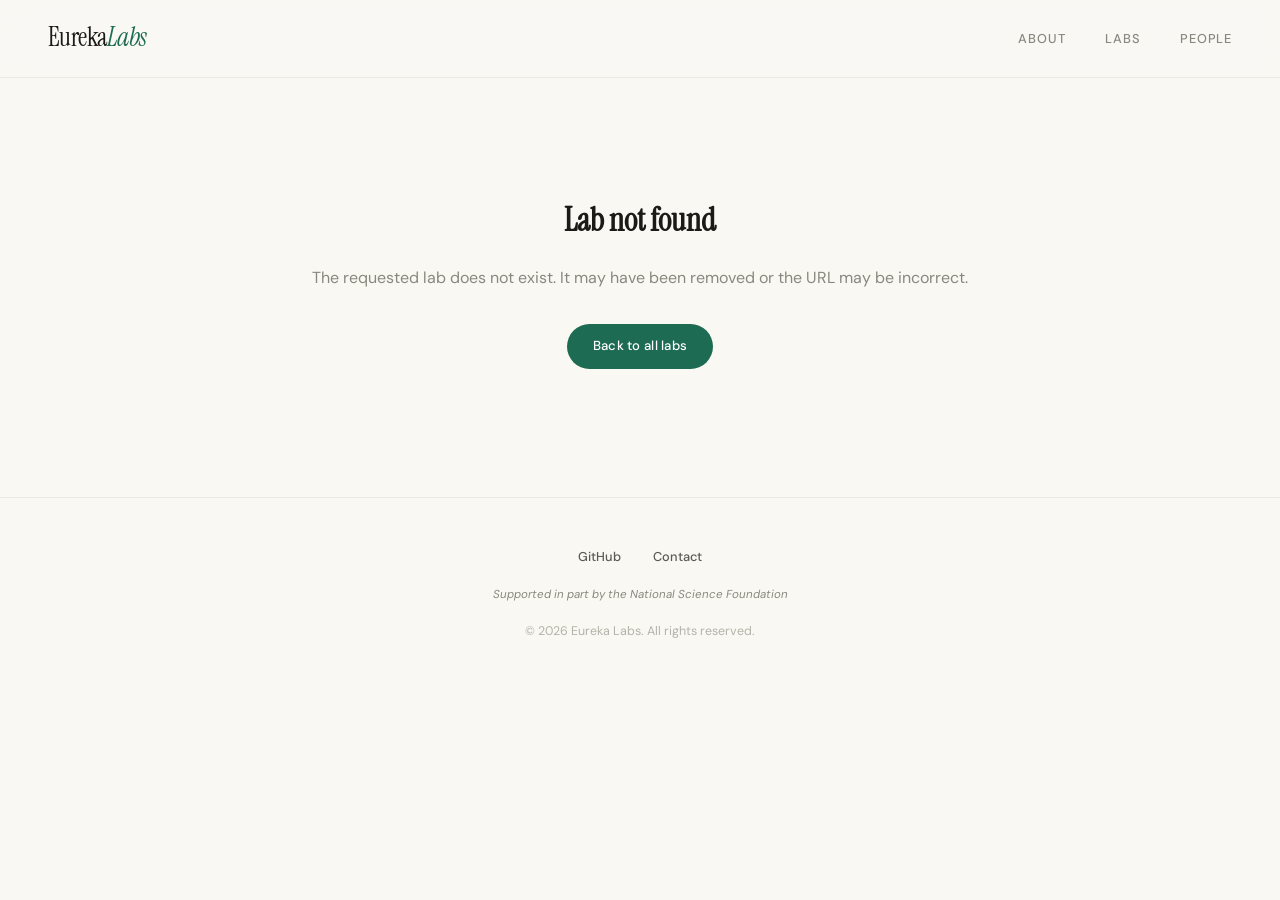
<file: lab.html>
<!DOCTYPE html>
<html lang="en">
<head>
  <meta charset="UTF-8">
  <meta name="viewport" content="width=device-width, initial-scale=1.0">
  <meta name="description" content="Eureka Labs — Hands-on cybersecurity and AI lab">
  <meta property="og:type"        content="article">
  <meta property="og:site_name"   content="Eureka Labs">
  <meta property="og:url"         content="https://eurekalabs.net/lab.html">
  <meta property="og:title"       content="Eureka Labs — Hands-on Lab">
  <meta property="og:description" content="Eureka Labs — Hands-on cybersecurity and AI lab">
  <meta property="og:image"       content="https://eurekalabs.net/og-image.png">
  <meta name="twitter:card"       content="summary_large_image">
  <title>Lab — Eureka Labs</title>
  <link rel="preconnect" href="https://fonts.googleapis.com">
  <link rel="preconnect" href="https://fonts.gstatic.com" crossorigin>
  <link href="https://fonts.googleapis.com/css2?family=Instrument+Serif&family=DM+Sans:opsz,wght@9..40,400;9..40,500;9..40,600&display=swap" rel="stylesheet">
  <link rel="canonical" href="https://eurekalabs.net/lab.html">
  <link rel="icon" type="image/svg+xml" href="favicon.svg">
  <link rel="stylesheet" href="style.css">
  <!-- Google Analytics -->
  <script async src="https://www.googletagmanager.com/gtag/js?id=G-SVHM47HLQ2"></script>
  <script>
    window.dataLayer = window.dataLayer || [];
    function gtag(){ dataLayer.push(arguments); }
    gtag('js', new Date());
    gtag('config', 'G-SVHM47HLQ2');
  </script>
</head>
<body>
  <a href="#lab-content" class="skip-link">Skip to content</a>

  <nav>
    <a href="index.html" class="logo">Eureka<em>Labs</em></a>
    <ul class="nav-links">
      <li><a href="index.html#about">About</a></li>
      <li><a href="index.html#labs">Labs</a></li>
      <li><a href="index.html#team">People</a></li>
    </ul>
    <button class="hamburger" aria-label="Open menu" onclick="document.getElementById('mobile-menu').classList.add('open')">
      <svg viewBox="0 0 24 24" fill="none" stroke-width="1.5" stroke-linecap="round"><path d="M4 7h16M4 12h16M4 17h16"/></svg>
    </button>
  </nav>

  <div class="mobile-menu" id="mobile-menu">
    <button class="close-btn" aria-label="Close menu" onclick="this.parentElement.classList.remove('open')">
      <svg viewBox="0 0 24 24" fill="none" stroke-width="1.5" stroke-linecap="round"><path d="M6 6l12 12M6 18L18 6"/></svg>
    </button>
    <a href="index.html#about" onclick="this.parentElement.classList.remove('open')">About</a>
    <a href="index.html#labs"  onclick="this.parentElement.classList.remove('open')">Labs</a>
    <a href="index.html#team"  onclick="this.parentElement.classList.remove('open')">People</a>
  </div>

  <div class="lab-page" id="lab-content"></div>

  <footer>
    <div class="footer-links">
      <a href="https://github.com/eurekalabs01/eurekalabs01.github.io">GitHub</a>
      <a href="mailto:eurekalabs01@gmail.com">Contact</a>
    </div>
    <p class="nsf-note">Supported in part by the National Science Foundation</p>
    <p>&copy; <span id="copyright-year">2026</span> Eureka Labs. All rights reserved.</p>
  </footer>

  <script src="data.js?v=31"></script>
  <script src="utils.js?v=31"></script>
  <script src="lab-app.js?v=31"></script>
</body>
</html>
</file>
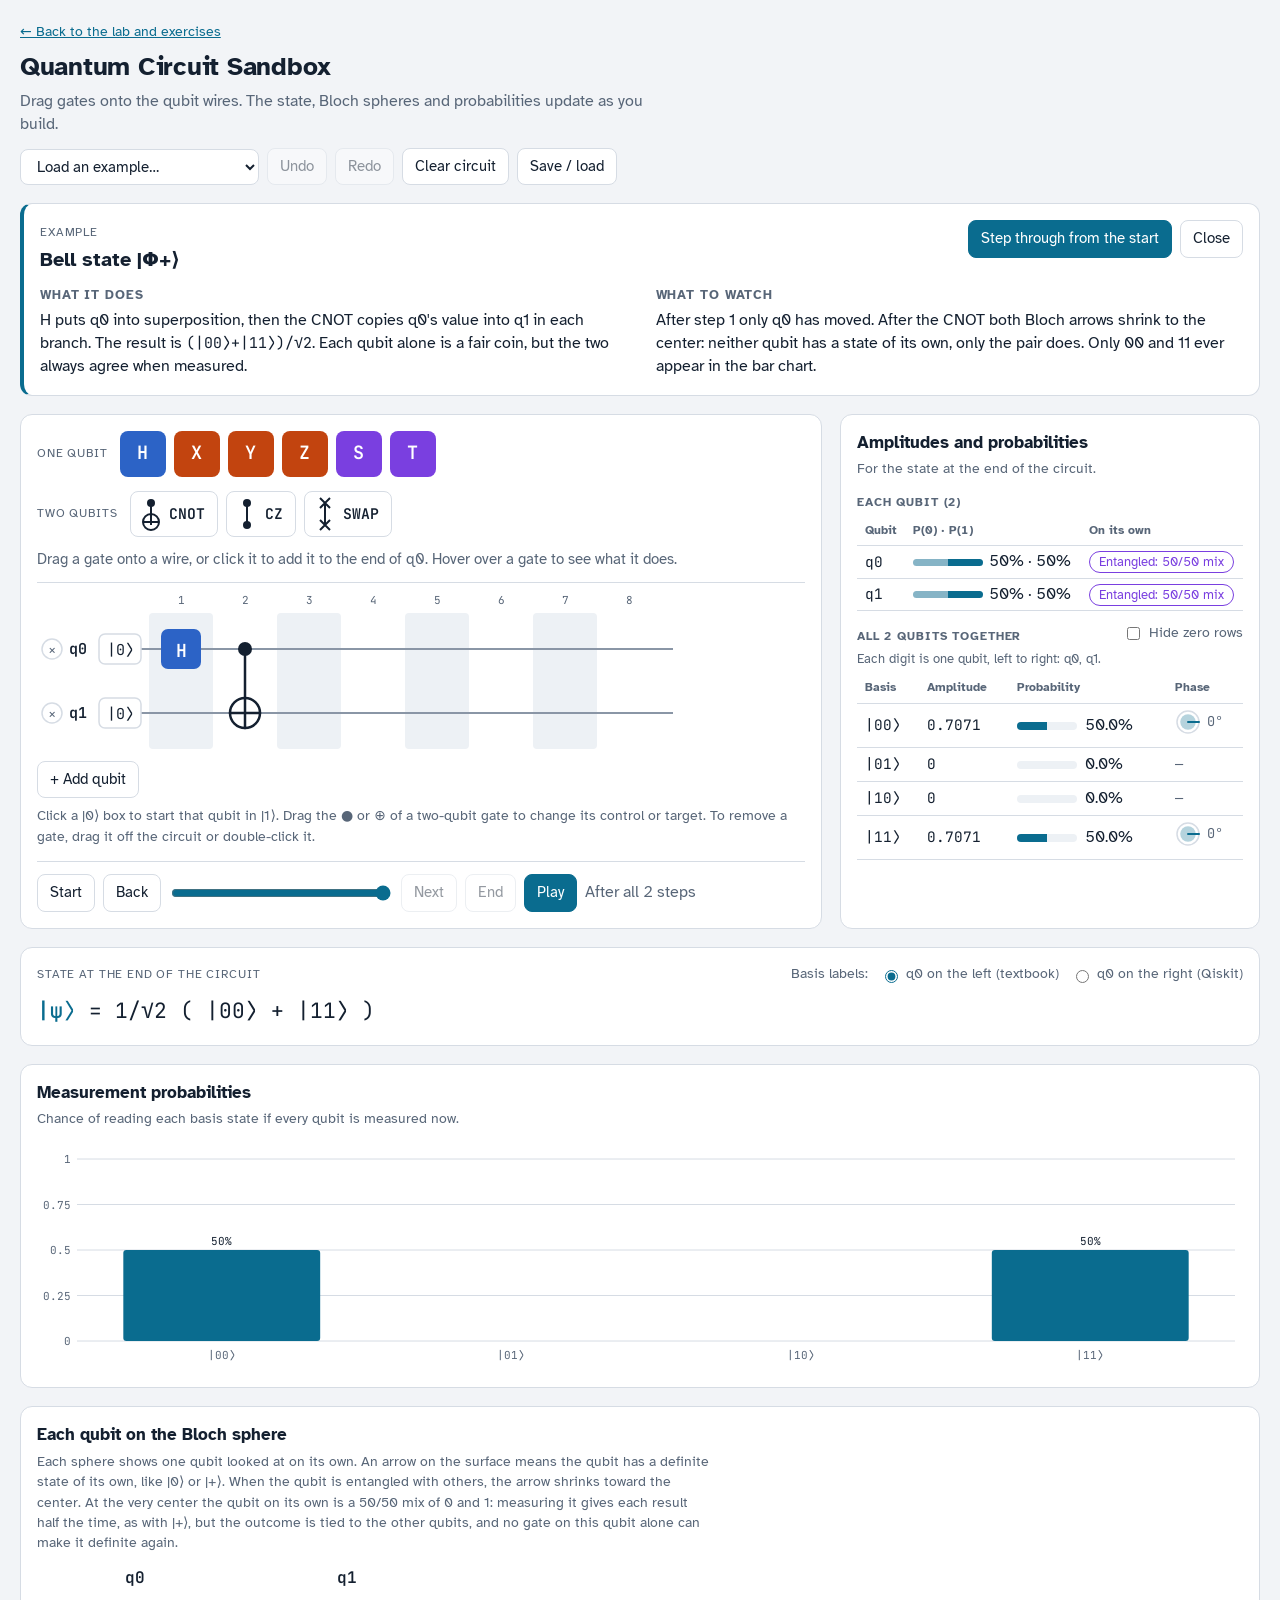
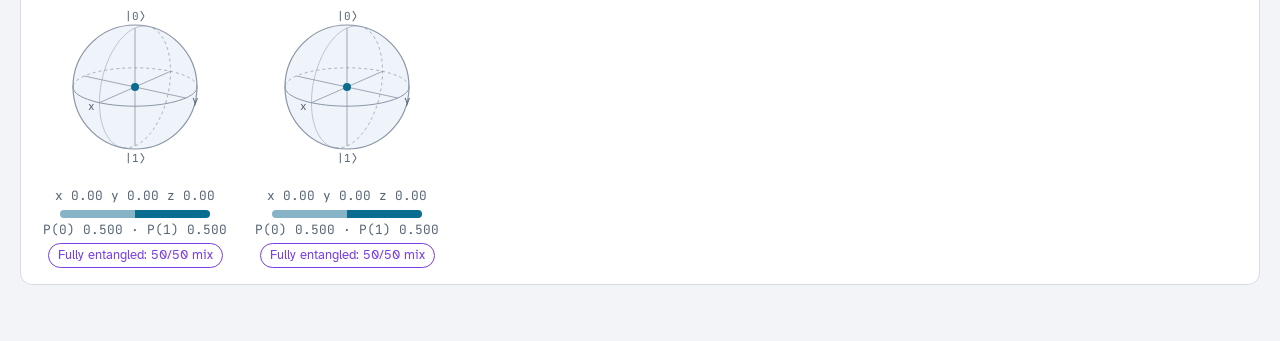
<file: labs/quantum-circuit-sandbox/sandbox.html>
<!DOCTYPE html>
<html lang="en" data-theme="light">
<head>
<meta charset="utf-8">
<meta name="viewport" content="width=device-width, initial-scale=1">
<title>Quantum Circuit Sandbox</title>
<link rel="preconnect" href="https://fonts.googleapis.com">
<link rel="preconnect" href="https://fonts.gstatic.com" crossorigin>
<link href="https://fonts.googleapis.com/css2?family=Atkinson+Hyperlegible:wght@400;700&family=JetBrains+Mono:wght@400;600&display=swap" rel="stylesheet">
<style>
:root {
  /* Layout: toolbar, then gate palette above the circuit and step scrubber, then the state in Dirac form, Bloch spheres, probabilities and amplitudes */
  --bg: #f2f4f7;
  --surface: #ffffff;
  --ink: #142030;
  --muted: #586678;
  --line: #d6dce4;
  --accent: #0a6c8f;
  --band: #edf1f5;
  --sphere: #eef4f9;
  --wire: #8a96a6;
  --g-h: #2c63c6;
  --g-pauli: #c2440f;
  --g-phase: #7a3fe0;
  --ok: #15803d;
  --bad: #c0262d;
  --font-body: "Atkinson Hyperlegible", system-ui, -apple-system, "Segoe UI", sans-serif;
  --font-mono: "JetBrains Mono", ui-monospace, SFMono-Regular, Menlo, Consolas, monospace;
  color-scheme: light;
}
@media (prefers-color-scheme: dark) {
  :root:not([data-theme="light"]) {
    --bg: #0e151e; --surface: #16202b; --ink: #e5ecf4; --muted: #98a6b7; --line: #2a3747;
    --accent: #4bb4dc; --band: #1a2531; --sphere: #1b2836; --wire: #66768a;
    --g-h: #3f7be0; --g-pauli: #dd6232; --g-phase: #9468f0; --ok: #3cc47e; --bad: #f06a6a;
    color-scheme: dark;
  }
}
:root[data-theme="dark"] {
  --bg: #0e151e; --surface: #16202b; --ink: #e5ecf4; --muted: #98a6b7; --line: #2a3747;
  --accent: #4bb4dc; --band: #1a2531; --sphere: #1b2836; --wire: #66768a;
  --g-h: #3f7be0; --g-pauli: #dd6232; --g-phase: #9468f0; --ok: #3cc47e; --bad: #f06a6a;
  color-scheme: dark;
}

* { box-sizing: border-box; }
[hidden] { display: none !important; }
html, body { margin: 0; }
body { background: var(--bg); color: var(--ink); font-family: var(--font-body); font-size: 16px; line-height: 1.45; }
.page { max-width: 1320px; margin: 0 auto; padding: 20px 20px 56px; display: grid; gap: 18px; }

header.top { display: flex; flex-wrap: wrap; gap: 12px 24px; align-items: flex-end; justify-content: space-between; }
.back { display: inline-block; font-size: 0.88rem; color: var(--accent); margin-bottom: 6px; }
h1 { font-size: 1.6rem; margin: 0; letter-spacing: -0.01em; text-wrap: balance; }
.sub { margin: 4px 0 0; color: var(--muted); max-width: 65ch; }
.tools { display: flex; flex-wrap: wrap; gap: 8px; align-items: center; }

button, select { font: inherit; font-size: 0.92rem; border: 1px solid var(--line); background: var(--surface); color: var(--ink); border-radius: 8px; padding: 7px 12px; cursor: pointer; }
button:hover:not(:disabled), select:hover { border-color: var(--accent); }
button:disabled { opacity: 0.45; cursor: default; }
button.primary { background: var(--accent); border-color: var(--accent); color: #fff; }
:focus-visible { outline: 2px solid var(--accent); outline-offset: 2px; }

.card { background: var(--surface); border: 1px solid var(--line); border-radius: 12px; padding: 16px; min-width: 0; }

.example { border-left: 4px solid var(--accent); display: grid; gap: 12px; }
.ex-head { display: flex; flex-wrap: wrap; gap: 10px 20px; justify-content: space-between; align-items: flex-start; }
.ex-head h2 { font-size: 1.25rem; margin: 2px 0 0; }
.ex-actions { display: flex; flex-wrap: wrap; gap: 8px; }
.ex-body { display: grid; grid-template-columns: minmax(0, 1fr) minmax(0, 1fr); gap: 12px 28px; }
@media (max-width: 760px) { .ex-body { grid-template-columns: minmax(0, 1fr); } }
.ex-body h3 { font-size: 0.8rem; text-transform: uppercase; letter-spacing: 0.07em; color: var(--muted); margin: 0 0 4px; }
.ex-body p { margin: 0; max-width: 65ch; }
.ex-body .k { font-family: var(--font-mono); font-size: 0.93em; white-space: nowrap; }
.ex-note { margin: 0; font-size: 0.86rem; color: var(--muted); }
.ex-note:empty { display: none; }
.palette { display: flex; flex-wrap: wrap; gap: 14px 28px; align-items: center; }
.pgroup { display: flex; flex-wrap: wrap; gap: 8px; align-items: center; }
.pgroup-label { font-size: 0.76rem; text-transform: uppercase; letter-spacing: 0.07em; color: var(--muted); margin-right: 4px; }
.pgate { touch-action: none; cursor: grab; user-select: none; }
.pgate.one { width: 46px; height: 46px; padding: 0; border: none; border-radius: 8px; color: #fff; font-family: var(--font-mono); font-weight: 600; font-size: 1.15rem; }
.pgate.one:hover { filter: brightness(1.08); }
.pgate[data-cat="h"] { background: var(--g-h); }
.pgate[data-cat="pauli"] { background: var(--g-pauli); }
.pgate[data-cat="phase"] { background: var(--g-phase); }
.pgate.two { height: 46px; display: inline-flex; align-items: center; gap: 6px; padding: 0 12px 0 8px; font-family: var(--font-mono); font-weight: 600; }
.pgate.two svg { display: block; }
.gate-info { color: var(--muted); font-size: 0.93rem; min-height: 1.45em; margin: 12px 0 0; max-width: 90ch; }
.gate-info b { color: var(--ink); }

.circuit-wrap { overflow-x: auto; margin-top: 12px; border-top: 1px solid var(--line); padding-top: 4px; }
#circuit { display: block; }
#circuit text { font-family: var(--font-mono); }
.wire { stroke: var(--wire); stroke-width: 2; }
.band { fill: var(--band); }
.colnum { fill: var(--muted); font-size: 11px; text-anchor: middle; }
.qlabel { fill: var(--ink); font-size: 15px; font-weight: 600; dominant-baseline: central; }
.ket { cursor: pointer; }
.ket rect { fill: var(--surface); stroke: var(--line); stroke-width: 1.5; }
.ket text { fill: var(--ink); font-size: 15px; text-anchor: middle; dominant-baseline: central; }
.ket:hover rect, .ket:focus-visible rect { stroke: var(--accent); }
.ket.one rect { stroke: var(--accent); }
.rm { cursor: pointer; }
.rm circle { fill: transparent; stroke: var(--line); stroke-width: 1.5; }
.rm text { fill: var(--muted); font-size: 14px; text-anchor: middle; dominant-baseline: central; }
.rm:hover circle, .rm:focus-visible circle { stroke: var(--bad); }
.rm:hover text, .rm:focus-visible text { fill: var(--bad); }
.ket:focus, .rm:focus { outline: none; }
.gate { cursor: grab; touch-action: none; }
.glabel { fill: #fff; font-size: 18px; font-weight: 600; text-anchor: middle; dominant-baseline: central; pointer-events: none; }
.g2line { stroke: var(--ink); stroke-width: 2.5; stroke-linecap: round; }
.ctrl { fill: var(--ink); }
.tgt { fill: var(--surface); stroke: var(--ink); stroke-width: 2.5; }
.hit { fill: transparent; }
.gate.future { opacity: 0.25; }
.gate.dragging { opacity: 0.18; }
.preview { opacity: 0.6; pointer-events: none; }
.drop-ok { fill: none; stroke: var(--ok); stroke-width: 2; stroke-dasharray: 5 4; }
.drop-bad { fill: none; stroke: var(--bad); stroke-width: 2; stroke-dasharray: 5 4; }
.stepline { stroke: var(--accent); stroke-width: 2; stroke-dasharray: 4 4; }

.under { display: flex; flex-wrap: wrap; gap: 8px 16px; align-items: center; margin-top: 8px; }
.hint { color: var(--muted); font-size: 0.88rem; }

.stepper { display: flex; flex-wrap: wrap; align-items: center; gap: 8px; margin-top: 14px; padding-top: 12px; border-top: 1px solid var(--line); }
.stepper input[type="range"] { flex: 1 1 220px; accent-color: var(--accent); }
#stepLabel { font-variant-numeric: tabular-nums; color: var(--muted); min-width: 22ch; }

.summary { display: grid; gap: 8px; }
.summary-head { display: flex; flex-wrap: wrap; justify-content: space-between; gap: 8px 16px; align-items: baseline; }
.eyebrow { font-size: 0.76rem; text-transform: uppercase; letter-spacing: 0.07em; color: var(--muted); }
.dirac { font-family: var(--font-mono); font-size: 1.32rem; line-height: 1.7; overflow-wrap: anywhere; }
.dirac .psi { color: var(--accent); font-weight: 600; }
.dirac sup { font-size: 0.62em; }
.order { display: flex; gap: 12px; flex-wrap: wrap; font-size: 0.88rem; color: var(--muted); }
.order label { display: inline-flex; gap: 5px; align-items: center; cursor: pointer; }
.order input { accent-color: var(--accent); }

.results { display: grid; grid-template-columns: minmax(0, 1fr) minmax(0, 1fr); gap: 18px; }
.results .wide { grid-column: 1 / -1; }
@media (max-width: 860px) { .results { grid-template-columns: minmax(0, 1fr); } }
h2 { font-size: 1.05rem; margin: 0 0 4px; text-wrap: balance; }
.panel-note { color: var(--muted); font-size: 0.88rem; margin: 0 0 12px; max-width: 75ch; }
.bloch-grid { display: flex; flex-wrap: wrap; gap: 16px; }
.bloch-card { width: 196px; display: grid; gap: 4px; justify-items: center; text-align: center; }
.bloch-card .qname { font-family: var(--font-mono); font-weight: 600; }
.bloch-card .coords { font-family: var(--font-mono); font-size: 0.8rem; color: var(--muted); font-variant-numeric: tabular-nums; }
.pq { display: grid; gap: 3px; justify-items: center; }
.pq-bar { display: flex; width: 150px; height: 8px; border-radius: 4px; overflow: hidden; background: var(--band); }
.pq-0 { background: var(--accent); opacity: 0.45; }
.pq-1 { background: var(--accent); }
.chip { font-size: 0.8rem; padding: 2px 9px; border-radius: 99px; border: 1px solid var(--line); color: var(--muted); }
.chip.pure { border-color: var(--accent); color: var(--accent); }
.chip.ent { border-color: var(--g-phase); color: var(--g-phase); }
.sph-ring { fill: var(--sphere); stroke: var(--wire); stroke-width: 1.2; }
.sph-line { fill: none; stroke: var(--wire); stroke-width: 1; }
.sph-back { fill: none; stroke: var(--wire); stroke-width: 1; stroke-dasharray: 3 3; opacity: 0.7; }
.sph-axis { stroke: var(--wire); stroke-width: 1; opacity: 0.8; }
.sph-label { fill: var(--muted); font-family: var(--font-mono); font-size: 11px; text-anchor: middle; dominant-baseline: central; }
.sph-vec { stroke: var(--accent); stroke-width: 3; stroke-linecap: round; }
.sph-tip { fill: var(--accent); }
.sph-shadow { stroke: var(--accent); stroke-width: 1; stroke-dasharray: 2 3; opacity: 0.7; }

.chart-svg { display: block; width: 100%; height: auto; }
.chart-svg text { font-family: var(--font-mono); fill: var(--muted); font-size: 11px; }
.chart-grid { stroke: var(--line); stroke-width: 1; }
.chart-bar { fill: var(--accent); }
.chart-val { fill: var(--ink) !important; }

.workbench { display: grid; grid-template-columns: minmax(0, 1fr) minmax(340px, 420px); gap: 18px; align-items: stretch; }
.amp-card { display: flex; flex-direction: column; }
.amp-card > .panel-note { margin-bottom: 8px; }
.sub-h { font-size: 0.78rem; text-transform: uppercase; letter-spacing: 0.07em; color: var(--muted); margin: 6px 0 4px; font-weight: 700; }
.panel-note.tight { margin: 0 0 4px; font-size: 0.84rem; }
.panel-note.tight:empty { display: none; }
.qtable { margin-bottom: 10px; }
.qtable td { padding: 4px 8px; }
.qtable .pq-bar { width: 70px; height: 7px; display: inline-flex; vertical-align: middle; margin-right: 6px; }
.linkish { border: none; background: none; padding: 0; color: var(--accent); text-decoration: underline; font-size: inherit; cursor: pointer; }
.amp-head { display: flex; flex-wrap: wrap; justify-content: space-between; align-items: baseline; gap: 4px 12px; }
.table-tools { display: inline-flex; gap: 6px; align-items: center; cursor: pointer; font-size: 0.88rem; color: var(--muted); }
/* height 0 + flex-grow: the table fills the height set by the circuit card instead of stretching it */
.table-scroll { flex: 1 1 auto; height: 0; min-height: 240px; overflow: auto; }
@media (max-width: 1040px) {
  .workbench { grid-template-columns: minmax(0, 1fr); }
  .table-scroll { height: auto; max-height: 380px; }
}
table { width: 100%; border-collapse: collapse; font-variant-numeric: tabular-nums; }
th { text-align: left; font-size: 0.78rem; color: var(--muted); font-weight: 700; border-bottom: 1px solid var(--line); padding: 6px 8px; position: sticky; top: 0; background: var(--surface); }
td { padding: 5px 8px; border-bottom: 1px solid var(--line); white-space: nowrap; }
td.mono { font-family: var(--font-mono); font-size: 0.9rem; }
.pbar { display: inline-block; width: 60px; height: 8px; background: var(--band); border-radius: 4px; overflow: hidden; vertical-align: middle; margin-right: 8px; }
.pbar span { display: block; height: 100%; background: var(--accent); }
.phase-cell { display: inline-flex; align-items: center; gap: 6px; font-family: var(--font-mono); font-size: 0.85rem; color: var(--muted); }
.phase-cell svg circle.o { fill: none; stroke: var(--line); stroke-width: 1.5; }
.phase-cell svg circle.f { fill: var(--accent); opacity: 0.3; }
.phase-cell svg line { stroke: var(--accent); stroke-width: 2; stroke-linecap: round; }

.ghost { position: fixed; z-index: 20; pointer-events: none; padding: 6px 10px; border-radius: 8px; background: var(--ink); color: var(--bg); font-family: var(--font-mono); font-size: 0.88rem; white-space: nowrap; }
.ghost.del { background: var(--bad); color: #fff; }
.toast { position: fixed; bottom: 22px; left: 50%; transform: translateX(-50%); background: var(--ink); color: var(--bg); padding: 9px 15px; border-radius: 8px; opacity: 0; transition: opacity 0.2s; pointer-events: none; z-index: 30; max-width: calc(100% - 32px); }
.toast.show { opacity: 1; }
body.is-dragging, body.is-dragging * { cursor: grabbing !important; user-select: none; }

dialog { border: 1px solid var(--line); border-radius: 12px; background: var(--surface); color: var(--ink); padding: 18px; width: min(640px, calc(100% - 32px)); }
dialog::backdrop { background: rgba(10, 16, 24, 0.45); }
dialog h2 { margin-bottom: 8px; }
dialog textarea { width: 100%; height: 260px; font-family: var(--font-mono); font-size: 0.85rem; background: var(--bg); color: var(--ink); border: 1px solid var(--line); border-radius: 8px; padding: 10px; resize: vertical; }
.dialog-actions { display: flex; flex-wrap: wrap; gap: 8px; justify-content: flex-end; margin-top: 10px; }
#ioMsg { color: var(--muted); font-size: 0.88rem; min-height: 1.3em; margin: 6px 0 0; }

@media (prefers-reduced-motion: reduce) { .toast { transition: none; } }
@media (max-width: 480px) { .page { padding: 14px 16px 40px; } .dirac { font-size: 1.1rem; } }
</style>
</head>
<body>
<div class="page">
  <header class="top">
    <div>
      <a class="back" href="../../lab.html?id=quantum-circuit-sandbox">← Back to the lab and exercises</a>
      <h1>Quantum Circuit Sandbox</h1>
      <p class="sub">Drag gates onto the qubit wires. The state, Bloch spheres and probabilities update as you build.</p>
    </div>
    <div class="tools">
      <select id="examples" aria-label="Load an example circuit">
        <option value="">Load an example…</option>
      </select>
      <button id="undoBtn" type="button" title="Undo (Ctrl+Z)">Undo</button>
      <button id="redoBtn" type="button" title="Redo (Ctrl+Shift+Z)">Redo</button>
      <button id="clearBtn" type="button" title="Remove all gates and extra qubits">Clear circuit</button>
      <button id="ioBtn" type="button">Save / load</button>
    </div>
  </header>

  <section class="card example" id="exPanel" aria-labelledby="exTitle" hidden>
    <div class="ex-head">
      <div>
        <span class="eyebrow">Example</span>
        <h2 id="exTitle"></h2>
      </div>
      <div class="ex-actions">
        <button type="button" id="exWalk" class="primary">Step through from the start</button>
        <button type="button" id="exClose" aria-label="Close the example notes">Close</button>
      </div>
    </div>
    <div class="ex-body">
      <div><h3>What it does</h3><p id="exWhat"></p></div>
      <div><h3>What to watch</h3><p id="exWatch"></p></div>
    </div>
    <p class="ex-note" id="exNote"></p>
  </section>

  <div class="workbench">
  <section class="card builder" aria-label="Circuit builder">
    <div class="palette" role="toolbar" aria-label="Gates">
      <div class="pgroup">
        <span class="pgroup-label">One qubit</span>
        <button type="button" class="pgate one" data-type="H" data-cat="h" aria-label="Hadamard gate">H</button>
        <button type="button" class="pgate one" data-type="X" data-cat="pauli" aria-label="Pauli X gate">X</button>
        <button type="button" class="pgate one" data-type="Y" data-cat="pauli" aria-label="Pauli Y gate">Y</button>
        <button type="button" class="pgate one" data-type="Z" data-cat="pauli" aria-label="Pauli Z gate">Z</button>
        <button type="button" class="pgate one" data-type="S" data-cat="phase" aria-label="S phase gate">S</button>
        <button type="button" class="pgate one" data-type="T" data-cat="phase" aria-label="T phase gate">T</button>
      </div>
      <div class="pgroup">
        <span class="pgroup-label">Two qubits</span>
        <button type="button" class="pgate two" data-type="CNOT" aria-label="CNOT gate">
          <svg width="24" height="36" viewBox="0 0 24 36" aria-hidden="true"><line x1="12" y1="7" x2="12" y2="29" stroke="currentColor" stroke-width="2"/><circle cx="12" cy="7" r="4" fill="currentColor"/><circle cx="12" cy="26" r="8" fill="none" stroke="currentColor" stroke-width="2"/><line x1="4" y1="26" x2="20" y2="26" stroke="currentColor" stroke-width="2"/></svg>CNOT</button>
        <button type="button" class="pgate two" data-type="CZ" aria-label="Controlled Z gate">
          <svg width="24" height="36" viewBox="0 0 24 36" aria-hidden="true"><line x1="12" y1="7" x2="12" y2="29" stroke="currentColor" stroke-width="2"/><circle cx="12" cy="7" r="4" fill="currentColor"/><circle cx="12" cy="29" r="4" fill="currentColor"/></svg>CZ</button>
        <button type="button" class="pgate two" data-type="SWAP" aria-label="SWAP gate">
          <svg width="24" height="36" viewBox="0 0 24 36" aria-hidden="true"><line x1="12" y1="7" x2="12" y2="29" stroke="currentColor" stroke-width="2"/><path d="M7 2 L17 12 M17 2 L7 12 M7 24 L17 34 M17 24 L7 34" stroke="currentColor" stroke-width="2"/></svg>SWAP</button>
      </div>
    </div>
    <p class="gate-info" id="gateInfo" aria-live="polite"></p>

    <div class="circuit-wrap" id="circuitWrap">
      <svg id="circuit" role="img" aria-label="Quantum circuit"></svg>
    </div>
    <div class="under">
      <button type="button" id="addQ">+ Add qubit</button>
      <span class="hint">Click a |0⟩ box to start that qubit in |1⟩. Drag the ● or ⊕ of a two-qubit gate to change its control or target. To remove a gate, drag it off the circuit or double-click it.</span>
    </div>

    <div class="stepper" aria-label="Step through the circuit">
      <button type="button" id="stStart">Start</button>
      <button type="button" id="stBack">Back</button>
      <input type="range" id="step" min="0" max="0" value="0" aria-label="Show the state after this many steps">
      <button type="button" id="stNext">Next</button>
      <button type="button" id="stEnd">End</button>
      <button type="button" id="stPlay" class="primary">Play</button>
      <output id="stepLabel" for="step"></output>
    </div>
  </section>

  <section class="card amp-card" aria-labelledby="ampTitle">
    <h2 id="ampTitle">Amplitudes and probabilities</h2>
    <p class="panel-note" id="ampNote">For the state at the current step.</p>
    <h3 class="sub-h" id="qsumTitle">Each qubit</h3>
    <div id="qsum"></div>
    <div class="amp-head">
      <h3 class="sub-h" id="allTitle">All qubits together</h3>
      <label class="table-tools"><input type="checkbox" id="hideZero"> Hide zero rows</label>
    </div>
    <p class="panel-note tight" id="rowNote"></p>
    <div class="table-scroll" id="table"></div>
  </section>
  </div>

  <section class="card summary" aria-label="Current state">
    <div class="summary-head">
      <span class="eyebrow" id="stateHeading">State</span>
      <div class="order" role="radiogroup" aria-label="Basis label order">
        <span>Basis labels:</span>
        <label><input type="radio" name="order" id="orderTextbook" value="q0first" checked> q0 on the left (textbook)</label>
        <label><input type="radio" name="order" id="orderQiskit" value="q0last"> q0 on the right (Qiskit)</label>
      </div>
    </div>
    <div class="dirac" id="dirac"></div>
  </section>

  <section class="results">
    <div class="card wide">
      <h2>Measurement probabilities</h2>
      <p class="panel-note">Chance of reading each basis state if every qubit is measured now.</p>
      <div id="chart"></div>
    </div>
    <div class="card wide">
      <h2>Each qubit on the Bloch sphere</h2>
      <p class="panel-note">Each sphere shows one qubit looked at on its own. An arrow on the surface means the qubit has a definite state of its own, like |0⟩ or |+⟩. When the qubit is entangled with others, the arrow shrinks toward the center. At the very center the qubit on its own is a 50/50 mix of 0 and 1: measuring it gives each result half the time, as with |+⟩, but the outcome is tied to the other qubits, and no gate on this qubit alone can make it definite again.</p>
      <div class="bloch-grid" id="bloch"></div>
    </div>
  </section>
</div>

<div class="ghost" id="ghost" hidden></div>
<div class="toast" id="toast" role="status" aria-live="polite"></div>

<dialog id="io" aria-labelledby="ioTitle">
  <h2 id="ioTitle">Save or load a circuit</h2>
  <p class="panel-note">Copy this text to keep a circuit for a later class. Paste text here and press Load to bring one back.</p>
  <textarea id="ioText" spellcheck="false" aria-label="Circuit as JSON"></textarea>
  <p id="ioMsg"></p>
  <div class="dialog-actions">
    <button type="button" id="ioCopy">Copy</button>
    <button type="button" id="ioLoad" class="primary">Load</button>
    <button type="button" id="ioClose">Close</button>
  </div>
</dialog>

<script>
(() => {
  "use strict";
  const COLW = 64, ROWH = 64, LEFT = 112, TOP = 30, MAXQ = 6, MINCOLS = 8;
  const R2 = Math.SQRT1_2;

  const GATES = {
    H:    { arity: 1, cat: "h",     name: "Hadamard", desc: "<b>H (Hadamard).</b> |0⟩ → (|0⟩+|1⟩)/√2 and |1⟩ → (|0⟩−|1⟩)/√2. Apply it twice and you get back where you started." },
    X:    { arity: 1, cat: "pauli", name: "Pauli-X",  desc: "<b>X (quantum NOT).</b> Swaps |0⟩ and |1⟩. A half turn about the x axis of the Bloch sphere." },
    Y:    { arity: 1, cat: "pauli", name: "Pauli-Y",  desc: "<b>Y.</b> |0⟩ → i|1⟩ and |1⟩ → −i|0⟩. A half turn about the y axis." },
    Z:    { arity: 1, cat: "pauli", name: "Pauli-Z",  desc: "<b>Z.</b> Leaves |0⟩ alone and flips the sign of |1⟩. A half turn about the z axis; it moves |+⟩ to |−⟩." },
    S:    { arity: 1, cat: "phase", name: "S",        desc: "<b>S = √Z.</b> Multiplies |1⟩ by i. A quarter turn about the z axis." },
    T:    { arity: 1, cat: "phase", name: "T",        desc: "<b>T = √S.</b> Multiplies |1⟩ by e<sup>iπ/4</sup>. An eighth turn about the z axis." },
    CNOT: { arity: 2, name: "CNOT", desc: "<b>CNOT.</b> Flips the target (⊕) when the control (●) is |1⟩. Put an H on the control first and the two qubits become entangled." },
    CZ:   { arity: 2, name: "CZ",   desc: "<b>CZ (controlled-Z).</b> Flips the sign of |11⟩ only. It is symmetric, so either qubit can be called the control." },
    SWAP: { arity: 2, name: "SWAP", desc: "<b>SWAP.</b> Exchanges the states of two qubits. It equals three CNOTs in alternating directions." }
  };
  const DEFAULT_INFO = "Drag a gate onto a wire, or click it to add it to the end of q0. Hover over a gate to see what it does.";

  // 2x2 matrices, row-major: [m00, m01, m10, m11], each [re, im]
  const MAT = {
    H: [[R2, 0], [R2, 0], [R2, 0], [-R2, 0]],
    X: [[0, 0], [1, 0], [1, 0], [0, 0]],
    Y: [[0, 0], [0, -1], [0, 1], [0, 0]],
    Z: [[1, 0], [0, 0], [0, 0], [-1, 0]],
    S: [[1, 0], [0, 0], [0, 0], [0, 1]],
    T: [[1, 0], [0, 0], [0, 0], [R2, R2]]
  };

  const K_ = (s) => `<span class="k">${s}</span>`;
  const EXAMPLES = [
    { name: "Superposition: H on |0⟩", n: 1, init: [0], gates: [{ type: "H", col: 0, q: 0 }],
      what: `One Hadamard gate turns ${K_("|0⟩")} into ${K_("|+⟩ = (|0⟩+|1⟩)/√2")}, an equal superposition of 0 and 1. If you measure it, you get 0 or 1 with 50% probability each.`,
      watch: `On the Bloch sphere the arrow moves from the north pole (${K_("|0⟩")}) down to the +x axis on the equator. The bar chart goes from one 100% bar to two 50% bars.` },
    { name: "H then H returns to |0⟩", n: 1, init: [0], gates: [{ type: "H", col: 0, q: 0 }, { type: "H", col: 1, q: 0 }],
      what: `H is its own inverse, so two in a row cancel: ${K_("|0⟩ → |+⟩ → |0⟩")}. The two paths that lead to ${K_("|1⟩")} have opposite signs and cancel out. This is interference, and it is why a coin flipped twice is random but a qubit "flipped" twice by H is not.`,
      watch: `Step through it. After step 1 the outcome is 50/50. After step 2 it is back to 100% ${K_("|0⟩")}, and the Bloch arrow returns to the north pole.` },
    { name: "X then H gives |−⟩", n: 1, init: [0], gates: [{ type: "X", col: 0, q: 0 }, { type: "H", col: 1, q: 0 }],
      what: `X flips ${K_("|0⟩")} to ${K_("|1⟩")}, then H sends ${K_("|1⟩")} to ${K_("|−⟩ = (|0⟩−|1⟩)/√2")}. Its measurement probabilities are 50/50, exactly like ${K_("|+⟩")}. The only difference is the minus sign, a relative phase.`,
      watch: `The bar chart looks the same as the superposition example, but the Phase column shows 180° on ${K_("|1⟩")} and the Bloch arrow points to −x instead of +x. Compare it with the first example to show that probabilities do not tell the whole story.` },
    { name: "H Z H equals X", n: 1, init: [0], gates: [{ type: "H", col: 0, q: 0 }, { type: "Z", col: 1, q: 0 }, { type: "H", col: 2, q: 0 }],
      what: `Z only changes a phase, so on its own it has no visible effect on ${K_("|0⟩")}. Placed between two Hadamards it becomes a bit flip: ${K_("HZH = X")}. H swaps the roles of the z and x axes, so a turn about z becomes a turn about x.`,
      watch: `Step through: ${K_("|0⟩ → |+⟩ → |−⟩ → |1⟩")}. The Z gate in the middle moves the arrow from +x to −x without changing the 50/50 probabilities. The final H turns that hidden phase into a definite 1.` },
    { name: "Bell state |Φ+⟩", n: 2, init: [0, 0], gates: [{ type: "H", col: 0, q: 0 }, { type: "CNOT", col: 1, c: 0, t: 1 }],
      what: `H puts q0 into superposition, then the CNOT copies q0's value into q1 in each branch. The result is ${K_("(|00⟩+|11⟩)/√2")}. Each qubit alone is a fair coin, but the two always agree when measured.`,
      watch: `After step 1 only q0 has moved. After the CNOT both Bloch arrows shrink to the center: neither qubit has a state of its own, only the pair does. Only 00 and 11 ever appear in the bar chart.` },
    { name: "Bell state |Ψ−⟩", n: 2, init: [0, 0], gates: [{ type: "H", col: 0, q: 0 }, { type: "X", col: 0, q: 1 }, { type: "CNOT", col: 1, c: 0, t: 1 }, { type: "Z", col: 2, q: 0 }],
      what: `This builds the singlet ${K_("(|01⟩−|10⟩)/√2")}. X makes q1 start opposite to q0, H and CNOT entangle them, and Z on q0 adds the minus sign. The two qubits always give opposite results when measured.`,
      watch: `Before the Z gate the state is ${K_("(|01⟩+|10⟩)/√2")}. The Z changes only the sign on one term, so the probabilities do not move, but the Phase column shows 180° on one row. It is one of the four Bell states, which differ from each other only by X and Z.` },
    { name: "GHZ state, 3 qubits", n: 3, init: [0, 0, 0], gates: [{ type: "H", col: 0, q: 0 }, { type: "CNOT", col: 1, c: 0, t: 1 }, { type: "CNOT", col: 2, c: 1, t: 2 }],
      what: `This extends the Bell state to three qubits with a chain of CNOTs, giving ${K_("(|000⟩+|111⟩)/√2")}. All three qubits always agree: measuring any one of them fixes the other two.`,
      watch: `Each CNOT pulls one more qubit into the entanglement. After step 2, q0 and q1 are at the center and q2 is still at ${K_("|0⟩")}. After step 3 all three arrows are at the center. Only 000 and 111 appear.` },
    { name: "Equal superposition, 3 qubits", n: 3, init: [0, 0, 0], gates: [{ type: "H", col: 0, q: 0 }, { type: "H", col: 0, q: 1 }, { type: "H", col: 0, q: 2 }],
      what: `An H on every qubit gives all 8 basis states with the same amplitude, ${K_("1/(2√2)")}, so each outcome has probability 1/8. This is the usual first step of algorithms such as Deutsch–Jozsa and Grover's search.`,
      watch: `All eight bars are equal. There is no entanglement: every Bloch arrow sits on the surface at +x, because the state is just ${K_("|+⟩|+⟩|+⟩")}. Compare it with the GHZ example, where the arrows shrink.` },
    { name: "Phase kickback", n: 2, init: [0, 0], gates: [{ type: "X", col: 0, q: 1 }, { type: "H", col: 1, q: 0 }, { type: "H", col: 1, q: 1 }, { type: "CNOT", col: 2, c: 0, t: 1 }, { type: "H", col: 3, q: 0 }],
      what: `q1 is prepared in ${K_("|−⟩")} and q0 in ${K_("|+⟩")}. A CNOT whose target is in ${K_("|−⟩")} leaves the target unchanged but puts a minus sign on the control's ${K_("|1⟩")} part, so q0 turns from ${K_("|+⟩")} into ${K_("|−⟩")}. The final H turns that into a definite ${K_("|1⟩")}. This is the core idea of Deutsch's algorithm.`,
      watch: `At step 3 the CNOT does not move q1's arrow at all, yet q0's arrow jumps from +x to −x: the effect is "kicked back" onto the control. After step 4, q0 reads 1 with certainty.` },
    { name: "SWAP built from three CNOTs", n: 2, init: [0, 0], gates: [{ type: "X", col: 0, q: 0 }, { type: "CNOT", col: 1, c: 0, t: 1 }, { type: "CNOT", col: 2, c: 1, t: 0 }, { type: "CNOT", col: 3, c: 0, t: 1 }],
      what: `Three CNOTs in alternating directions exchange the states of two qubits, the same as one SWAP gate. X first sets q0 = 1 and q1 = 0 so there is something to swap.`,
      watch: `Step through and follow the 1: ${K_("|10⟩ → |11⟩ → |01⟩ → |01⟩")}. At the end q0 = 0 and q1 = 1. Try replacing the three CNOTs with a single SWAP gate and check that the result is the same.` }
  ];

  let S = { n: 2, init: [0, 0], gates: [] };
  let order = "q0first";
  let nextId = 1;
  let step = 0, followEnd = true;
  let undoStack = [], redoStack = [];
  let drag = null, lastClick = { id: null, t: 0 };
  let playTimer = null, lastCols = MINCOLS;
  let exampleIdx = null, exampleBase = null;

  const $ = (id) => document.getElementById(id);
  const svg = $("circuit");
  const wrap = $("circuitWrap");
  const ghost = $("ghost");

  // ---------- state helpers ----------
  const isTwo = (g) => GATES[g.type].arity === 2;
  const spanOf = (g) => isTwo(g) ? [Math.min(g.c, g.t), Math.max(g.c, g.t)] : [g.q, g.q];
  const numSteps = () => S.gates.length ? Math.max(...S.gates.map((g) => g.col)) + 1 : 0;
  const colX = (c) => LEFT + c * COLW + COLW / 2;
  const wireY = (q) => TOP + q * ROWH + ROWH / 2;

  function conflicts(g, exId) {
    const [a, b] = spanOf(g);
    return S.gates.some((o) => {
      if (o.id === exId || o.col !== g.col) return false;
      const [c, d] = spanOf(o);
      return a <= d && c <= b;
    });
  }

  function sanitize(o) {
    if (!o || typeof o !== "object") throw new Error("That text is not a circuit.");
    const n = Number(o.n);
    if (!Number.isInteger(n) || n < 1 || n > MAXQ) throw new Error("The number of qubits must be between 1 and " + MAXQ + ".");
    const init = Array.from({ length: n }, (_, k) => (Array.isArray(o.init) && o.init[k] === 1 ? 1 : 0));
    const out = { n, init, gates: [] };
    const okQ = (v) => Number.isInteger(v) && v >= 0 && v < n;
    for (const g of (Array.isArray(o.gates) ? o.gates : [])) {
      if (!g || !GATES[g.type] || !Number.isInteger(g.col) || g.col < 0 || g.col > 200) continue;
      let ng;
      if (GATES[g.type].arity === 1) { if (!okQ(g.q)) continue; ng = { type: g.type, col: g.col, q: g.q }; }
      else { if (!okQ(g.c) || !okQ(g.t) || g.c === g.t) continue; ng = { type: g.type, col: g.col, c: g.c, t: g.t }; }
      const prev = S; S = out;
      const bad = conflicts(ng, null);
      S = prev;
      if (bad) continue;
      ng.id = nextId++;
      out.gates.push(ng);
    }
    return out;
  }

  const snapshot = () => JSON.stringify({ n: S.n, init: S.init, gates: S.gates });
  function restore(str) { S = sanitize(JSON.parse(str)); }
  function commit(mutator) {
    undoStack.push(snapshot());
    if (undoStack.length > 300) undoStack.shift();
    redoStack = [];
    mutator();
    changed();
  }
  function undo() { if (!undoStack.length) return; redoStack.push(snapshot()); restore(undoStack.pop()); changed(); }
  function redo() { if (!redoStack.length) return; undoStack.push(snapshot()); restore(redoStack.pop()); changed(); }

  function save() {
    try { localStorage.setItem("qc-sandbox-v1", JSON.stringify({ circuit: exportObj(), order, exampleIdx, exampleBase })); } catch (e) { /* storage unavailable */ }
  }
  function exportObj() {
    return { n: S.n, init: S.init.slice(), gates: S.gates.slice().sort((a, b) => a.col - b.col).map((g) => isTwo(g) ? { type: g.type, col: g.col, c: g.c, t: g.t } : { type: g.type, col: g.col, q: g.q }) };
  }

  function changed() {
    const K = numSteps();
    if (followEnd) step = K; else step = Math.min(step, K);
    followEnd = step === K;
    save();
    renderAll();
  }

  // ---------- simulation ----------
  function simulate(upTo) {
    const n = S.n, N = 1 << n;
    const re = new Float64Array(N), im = new Float64Array(N);
    let idx = 0;
    S.init.forEach((b, k) => { if (b) idx |= 1 << k; });
    re[idx] = 1;
    const gs = S.gates.filter((g) => g.col < upTo).sort((a, b) => a.col - b.col);
    for (const g of gs) apply(re, im, g, N);
    return { re, im };
  }

  function apply(re, im, g, N) {
    if (!isTwo(g)) {
      const m = MAT[g.type], bit = 1 << g.q;
      const [a, b, c, d] = m;
      for (let i = 0; i < N; i++) {
        if (i & bit) continue;
        const j = i | bit;
        const ar = re[i], ai = im[i], br = re[j], bi = im[j];
        re[i] = a[0] * ar - a[1] * ai + b[0] * br - b[1] * bi;
        im[i] = a[0] * ai + a[1] * ar + b[0] * bi + b[1] * br;
        re[j] = c[0] * ar - c[1] * ai + d[0] * br - d[1] * bi;
        im[j] = c[0] * ai + c[1] * ar + d[0] * bi + d[1] * br;
      }
      return;
    }
    const cb = 1 << g.c, tb = 1 << g.t;
    for (let i = 0; i < N; i++) {
      if (g.type === "CNOT") {
        if ((i & cb) && !(i & tb)) { const j = i | tb; swapAmp(re, im, i, j); }
      } else if (g.type === "CZ") {
        if ((i & cb) && (i & tb)) { re[i] = -re[i]; im[i] = -im[i]; }
      } else if (g.type === "SWAP") {
        if ((i & cb) && !(i & tb)) { const j = (i & ~cb) | tb; swapAmp(re, im, i, j); }
      }
    }
  }
  function swapAmp(re, im, i, j) {
    let t = re[i]; re[i] = re[j]; re[j] = t;
    t = im[i]; im[i] = im[j]; im[j] = t;
  }

  // ---------- labels & number formatting ----------
  function bits(i) {
    let s = "";
    for (let k = 0; k < S.n; k++) s += (i >> k) & 1;
    return order === "q0first" ? s : s.split("").reverse().join("");
  }
  const ket = (i) => "|" + bits(i) + "⟩";
  function basisOrder() {
    const N = 1 << S.n;
    return Array.from({ length: N }, (_, i) => i).sort((a, b) => (bits(a) < bits(b) ? -1 : 1));
  }
  const MAGS = [
    [1, "1"], [R2, "1/√2"], [0.5, "1/2"], [1 / (2 * Math.SQRT2), "1/(2√2)"], [0.25, "1/4"],
    [1 / (4 * Math.SQRT2), "1/(4√2)"], [0.125, "1/8"], [Math.sqrt(3) / 2, "√3/2"], [1 / Math.sqrt(3), "1/√3"],
    [Math.sqrt(2 / 3), "√(2/3)"], [0.75, "3/4"], [Math.sqrt(3) / (2 * Math.SQRT2), "√3/(2√2)"]
  ];
  function magStr(m) {
    for (const [v, s] of MAGS) if (Math.abs(m - v) < 1e-6) return s;
    return m.toFixed(3);
  }
  function phaseInfo(th) {
    const k = th / (Math.PI / 4), kr = Math.round(k);
    if (Math.abs(k - kr) < 1e-6) {
      const m = ((kr % 8) + 8) % 8;
      return [
        { neg: false, unit: "" }, { neg: false, unit: "e<sup>iπ/4</sup>" }, { neg: false, unit: "i" }, { neg: false, unit: "e<sup>i3π/4</sup>" },
        { neg: true, unit: "" }, { neg: false, unit: "e<sup>−i3π/4</sup>" }, { neg: true, unit: "i" }, { neg: false, unit: "e<sup>−iπ/4</sup>" }
      ][m];
    }
    return { neg: false, unit: "e<sup>i·" + fmtSigned(th, 3) + "</sup>" };
  }
  const fmtSigned = (v, d) => { const s = (Math.abs(v) < 0.5 * Math.pow(10, -d) ? 0 : v).toFixed(d); return s.replace("-", "−"); };
  function complexStr(r, i) {
    const z = (v) => Math.abs(v) < 5e-5;
    if (z(r) && z(i)) return "0";
    if (z(i)) return fmtSigned(r, 4);
    if (z(r)) return fmtSigned(i, 4) + "i";
    return fmtSigned(r, 4) + (i < 0 ? " − " : " + ") + Math.abs(i).toFixed(4) + "i";
  }

  // ---------- rendering: circuit ----------
  function drawGate(g, extra) {
    const x = colX(g.col);
    const idAttr = g.id != null && !String(extra).includes("preview") ? ` data-id="${g.id}"` : "";
    if (!isTwo(g)) {
      const y = wireY(g.q), def = GATES[g.type];
      return `<g class="gate ${extra}"${idAttr} data-end="s"><title>${def.name} on q${g.q}</title>` +
        `<rect x="${x - 20}" y="${y - 20}" width="40" height="40" rx="7" fill="var(--g-${def.cat})"/>` +
        `<text class="glabel" x="${x}" y="${y + 1}">${g.type}</text></g>`;
    }
    const yc = wireY(g.c), yt = wireY(g.t), y0 = Math.min(yc, yt), y1 = Math.max(yc, yt);
    let s = `<g class="gate ${extra}"${idAttr}><title>${GATES[g.type].name}: q${g.c} and q${g.t}</title>`;
    s += `<line class="g2line" x1="${x}" y1="${yc}" x2="${x}" y2="${yt}"/>`;
    if (g.type === "CNOT") {
      s += `<circle class="ctrl" cx="${x}" cy="${yc}" r="7"/>`;
      s += `<circle class="tgt" cx="${x}" cy="${yt}" r="15"/>`;
      s += `<line class="g2line" x1="${x - 15}" y1="${yt}" x2="${x + 15}" y2="${yt}"/><line class="g2line" x1="${x}" y1="${yt - 15}" x2="${x}" y2="${yt + 15}"/>`;
    } else if (g.type === "CZ") {
      s += `<circle class="ctrl" cx="${x}" cy="${yc}" r="7"/><circle class="ctrl" cx="${x}" cy="${yt}" r="7"/>`;
    } else {
      for (const y of [yc, yt]) s += `<path class="g2line" d="M${x - 9} ${y - 9} L${x + 9} ${y + 9} M${x + 9} ${y - 9} L${x - 9} ${y + 9}"/>`;
    }
    s += `<rect class="hit" data-end="both" x="${x - 9}" y="${y0}" width="18" height="${y1 - y0}"/>`;
    s += `<circle class="hit" data-end="c" cx="${x}" cy="${yc}" r="20"/><circle class="hit" data-end="t" cx="${x}" cy="${yt}" r="20"/>`;
    return s + "</g>";
  }

  function renderCircuit() {
    const K = numSteps();
    const cols = Math.max(MINCOLS, K + 2);
    lastCols = cols;
    const W = LEFT + cols * COLW + 24, H = TOP + S.n * ROWH + 8;
    svg.setAttribute("width", W); svg.setAttribute("height", H); svg.setAttribute("viewBox", `0 0 ${W} ${H}`);
    let s = "";
    for (let c = 0; c < cols; c++) {
      const x = LEFT + c * COLW;
      if (c % 2 === 0) s += `<rect class="band" x="${x}" y="${TOP - 4}" width="${COLW}" height="${S.n * ROWH + 8}" rx="4"/>`;
      s += `<text class="colnum" x="${x + COLW / 2}" y="${TOP - 13}">${c + 1}</text>`;
    }
    for (let q = 0; q < S.n; q++) {
      const y = wireY(q);
      s += `<line class="wire" x1="${LEFT - 8}" y1="${y}" x2="${W - 12}" y2="${y}"/>`;
      if (S.n > 1) s += `<g class="rm" data-rm="${q}" role="button" tabindex="0" aria-label="Remove qubit q${q}"><title>Remove q${q}</title><circle cx="15" cy="${y}" r="10"/><text x="15" y="${y + 1}">×</text></g>`;
      s += `<text class="qlabel" x="32" y="${y}">q${q}</text>`;
      s += `<g class="ket${S.init[q] ? " one" : ""}" data-ket="${q}" role="button" tabindex="0" aria-label="q${q} starts in |${S.init[q]}⟩. Press to toggle."><title>Click to start q${q} in |${1 - S.init[q]}⟩</title><rect x="62" y="${y - 15}" width="42" height="30" rx="6"/><text x="83" y="${y + 1}">|${S.init[q]}⟩</text></g>`;
    }
    if (K > 0 && step < K) {
      const xm = LEFT + step * COLW;
      s += `<line class="stepline" x1="${xm}" y1="${TOP - 6}" x2="${xm}" y2="${TOP + S.n * ROWH + 4}"/>`;
    }
    for (const g of S.gates) {
      let cls = g.col >= step ? "future" : "";
      if (drag && drag.active && drag.kind === "move" && drag.id === g.id) cls += " dragging";
      s += drawGate(g, cls);
    }
    s += `<g id="dropLayer"></g>`;
    svg.innerHTML = s;
  }

  function renderDrop(p) {
    const layer = svg.querySelector("#dropLayer");
    if (!layer) return;
    if (!p) { layer.innerHTML = ""; return; }
    const [a, b] = p.span, x = colX(p.col);
    let s = `<rect class="${p.valid ? "drop-ok" : "drop-bad"}" x="${x - 27}" y="${wireY(a) - 27}" width="54" height="${(b - a) * ROWH + 54}" rx="9"/>`;
    if (p.g) s += drawGate(p.g, "preview");
    layer.innerHTML = s;
  }

  // ---------- drag and drop ----------
  function cellAt(cx, cy) {
    const r = svg.getBoundingClientRect(), wr = wrap.getBoundingClientRect();
    const x = cx - r.left, y = cy - r.top;
    const inside = cx >= wr.left && cx <= wr.right && x >= LEFT - 20 && x <= r.width && y >= TOP - 22 && y <= TOP + S.n * ROWH + 18;
    const col = Math.min(lastCols - 1, Math.max(0, Math.floor((x - LEFT) / COLW)));
    const q = Math.min(S.n - 1, Math.max(0, Math.floor((y - TOP) / ROWH)));
    return { inside, col, q };
  }

  function propose(d, cell) {
    if (!cell.inside) return null;
    const { col, q } = cell;
    let g;
    if (d.kind === "new") {
      if (GATES[d.type].arity === 1) g = { type: d.type, col, q };
      else {
        if (S.n < 2) return { g: null, valid: false, col, span: [q, q], reason: "Add a second qubit to use " + d.type + "." };
        g = { type: d.type, col, c: q, t: q + 1 < S.n ? q + 1 : q - 1 };
      }
    } else {
      const o = S.gates.find((x) => x.id === d.id);
      if (!o) return null;
      g = { ...o, col };
      if (!isTwo(o)) g.q = q;
      else if (d.end === "c") { g.c = q; if (q === o.t) g.t = o.c; }
      else if (d.end === "t") { g.t = q; if (q === o.c) g.c = o.t; }
      else {
        const dq = q - d.grabQ;
        g.c = o.c + dq; g.t = o.t + dq;
        if (Math.min(g.c, g.t) < 0 || Math.max(g.c, g.t) >= S.n) {
          const span = [Math.max(0, Math.min(g.c, g.t)), Math.min(S.n - 1, Math.max(g.c, g.t))];
          return { g: null, valid: false, col, span };
        }
      }
    }
    const span = spanOf(g);
    const valid = !conflicts(g, d.kind === "move" ? d.id : null);
    return { g, valid, col, span, reason: valid ? "" : "That spot is taken. Drop the gate in an empty column." };
  }

  function startDrag(e, info) {
    if (e.button !== undefined && e.button !== 0) return;
    e.preventDefault();
    drag = { ...info, x0: e.clientX, y0: e.clientY, active: false };
    window.addEventListener("pointermove", onMove);
    window.addEventListener("pointerup", onUp);
    window.addEventListener("pointercancel", onCancel);
  }
  function endListeners() {
    window.removeEventListener("pointermove", onMove);
    window.removeEventListener("pointerup", onUp);
    window.removeEventListener("pointercancel", onCancel);
    document.body.classList.remove("is-dragging");
    ghost.hidden = true;
  }
  function onMove(e) {
    if (!drag) return;
    if (!drag.active) {
      if (Math.hypot(e.clientX - drag.x0, e.clientY - drag.y0) < 5) return;
      drag.active = true;
      stopPlay();
      document.body.classList.add("is-dragging");
      renderCircuit();
    }
    const cell = cellAt(e.clientX, e.clientY);
    const p = propose(drag, cell);
    renderDrop(p);
    if (!cell.inside) {
      ghost.hidden = false;
      const label = drag.kind === "new" ? drag.type : S.gates.find((g) => g.id === drag.id)?.type;
      ghost.textContent = drag.kind === "move" ? "Release to remove " + label : label;
      ghost.classList.toggle("del", drag.kind === "move");
      ghost.style.left = e.clientX + 14 + "px";
      ghost.style.top = e.clientY + 14 + "px";
    } else ghost.hidden = true;
    // keep the drop target visible when the circuit scrolls sideways
    const wr = wrap.getBoundingClientRect();
    if (e.clientY > wr.top && e.clientY < wr.bottom) {
      if (e.clientX > wr.right - 30) wrap.scrollLeft += 12;
      else if (e.clientX < wr.left + 30 && e.clientX > wr.left) wrap.scrollLeft -= 12;
    }
  }
  function onUp(e) {
    const d = drag; drag = null;
    endListeners();
    if (d && d.active) showInfo(null);
    if (!d) return;
    if (!d.active) {
      if (d.kind === "new") addAtEnd(d.type);
      else handleGateClick(d.id);
      return;
    }
    const cell = cellAt(e.clientX, e.clientY);
    const p = propose(d, cell);
    if (!cell.inside) {
      if (d.kind === "move") commit(() => { S.gates = S.gates.filter((g) => g.id !== d.id); });
      else renderCircuit();
      return;
    }
    if (p && p.valid && p.g) {
      commit(() => {
        if (d.kind === "new") { p.g.id = nextId++; S.gates.push(p.g); }
        else { const i = S.gates.findIndex((g) => g.id === d.id); S.gates[i] = p.g; }
      });
    } else {
      renderCircuit();
      if (p && p.reason) toast(p.reason);
    }
  }
  function onCancel() { drag = null; endListeners(); renderCircuit(); }

  function handleGateClick(id) {
    const g = S.gates.find((x) => x.id === id);
    if (!g) return;
    const now = Date.now();
    if (lastClick.id === id && now - lastClick.t < 420) {
      lastClick = { id: null, t: 0 };
      commit(() => { S.gates = S.gates.filter((x) => x.id !== id); });
      return;
    }
    lastClick = { id, t: now };
  }

  function addAtEnd(type) {
    let g;
    if (GATES[type].arity === 1) g = { type, q: 0 };
    else {
      if (S.n < 2) { toast("Add a second qubit to use " + type + "."); return; }
      g = { type, c: 0, t: 1 };
    }
    g.col = 0;
    const [a, b] = spanOf(g);
    for (const o of S.gates) {
      const [c, d] = spanOf(o);
      if (a <= d && c <= b) g.col = Math.max(g.col, o.col + 1);
    }
    commit(() => { g.id = nextId++; S.gates.push(g); });
  }

  function removeQubit(k) {
    if (S.n <= 1) return;
    commit(() => {
      S.gates = S.gates.filter((g) => isTwo(g) ? g.c !== k && g.t !== k : g.q !== k);
      for (const g of S.gates) {
        if (isTwo(g)) { if (g.c > k) g.c--; if (g.t > k) g.t--; }
        else if (g.q > k) g.q--;
      }
      S.init.splice(k, 1);
      S.n--;
    });
  }
  function addQubit() {
    if (S.n >= MAXQ) { toast("This sandbox holds up to " + MAXQ + " qubits."); return; }
    commit(() => { S.n++; S.init.push(0); });
  }

  // ---------- rendering: results ----------
  function renderDirac(re, im) {
    const terms = [];
    for (const i of basisOrder()) {
      const m = Math.hypot(re[i], im[i]);
      if (m > 1e-9) terms.push({ i, m, th: Math.atan2(im[i], re[i]) });
    }
    const allEq = terms.length > 1 && terms.every((t) => Math.abs(t.m - terms[0].m) < 1e-6);
    const LIMIT = 16;
    const shown = terms.length > LIMIT ? terms.slice(0, 8) : terms;
    let body = "";
    shown.forEach((t, idx) => {
      const ph = phaseInfo(t.th);
      let coef;
      if (allEq) coef = ph.unit;
      else {
        const ms = magStr(t.m);
        if (ms === "1") coef = ph.unit;
        else if (ph.unit === "i" && ms.startsWith("1/")) coef = "i" + ms.slice(1);
        else coef = ms + (ph.unit ? " " + ph.unit : "");
      }
      const prefix = idx === 0 ? (ph.neg ? "−" : "") : (ph.neg ? " − " : " + ");
      body += prefix + coef + ket(t.i);
    });
    if (terms.length > LIMIT) body += ` + … <span style="color:var(--muted)">(${terms.length} terms)</span>`;
    const lead = allEq ? magStr(terms[0].m) + " ( " + body + " )" : body;
    $("dirac").innerHTML = `<span class="psi">|ψ⟩</span> = ${lead}`;
  }

  const AZ = -35 * Math.PI / 180, EL = 18 * Math.PI / 180;
  function proj(x, y, z) {
    const x1 = x * Math.cos(AZ) - y * Math.sin(AZ);
    const y1 = x * Math.sin(AZ) + y * Math.cos(AZ);
    return [y1, -(-x1 * Math.sin(EL) + z * Math.cos(EL)), x1 * Math.cos(EL) + z * Math.sin(EL)];
  }
  const NAMED = [[0, 0, 1, "|0⟩"], [0, 0, -1, "|1⟩"], [1, 0, 0, "|+⟩"], [-1, 0, 0, "|−⟩"], [0, 1, 0, "|+i⟩"], [0, -1, 0, "|−i⟩"]];

  function blochSVG(bx, by, bz, q) {
    const R = 62, cx = 92, cy = 94;
    const P = (x, y, z) => { const p = proj(x, y, z); return [cx + R * p[0], cy + R * p[1], p[2]]; };
    let s = `<svg width="184" height="190" viewBox="0 0 184 190" role="img" aria-label="Bloch sphere for q${q}: x ${bx.toFixed(2)}, y ${by.toFixed(2)}, z ${bz.toFixed(2)}">`;
    s += `<circle class="sph-ring" cx="${cx}" cy="${cy}" r="${R}"/>`;
    // equator (front solid, back dashed) and the x–z meridian
    const ring = (fn) => {
      const front = [], back = [];
      let cur = null, curFront = null, prev = null;
      for (let k = 0; k <= 72; k++) {
        const t = (k / 72) * 2 * Math.PI, [px, py, d] = fn(t), f = d >= 0;
        if (f !== curFront) { cur = prev ? [prev] : []; (f ? front : back).push(cur); curFront = f; }
        cur.push([px, py]); prev = [px, py];
      }
      const path = (segs) => segs.filter((s) => s.length > 1).map((s) => "M" + s.map((p) => p[0].toFixed(1) + " " + p[1].toFixed(1)).join(" L")).join(" ");
      return [path(front), path(back)];
    };
    const [ef, eb] = ring((t) => P(Math.cos(t), Math.sin(t), 0));
    const [mf, mb] = ring((t) => P(Math.cos(t), 0, Math.sin(t)));
    s += `<path class="sph-back" d="${eb}"/><path class="sph-back" d="${mb}"/>`;
    s += `<path class="sph-line" d="${ef}"/><path class="sph-line" d="${mf}" style="opacity:.5"/>`;
    // axes
    const ax = [[1, 0, 0, "x"], [0, 1, 0, "y"], [0, 0, 1, "|0⟩"], [0, 0, -1, "|1⟩"]];
    for (const [x, y, z] of [[1, 0, 0], [0, 1, 0], [0, 0, 1]]) {
      const a = P(-x, -y, -z), b = P(x, y, z);
      s += `<line class="sph-axis" x1="${a[0]}" y1="${a[1]}" x2="${b[0]}" y2="${b[1]}"/>`;
    }
    for (const [x, y, z, l] of ax) { const p = P(x * 1.22, y * 1.2, z * 1.2); s += `<text class="sph-label" x="${p[0]}" y="${p[1]}">${l}</text>`; }
    // state vector
    const o = P(0, 0, 0), tip = P(bx, by, bz), sh = P(bx, by, 0);
    const len = Math.hypot(bx, by, bz);
    if (Math.hypot(bx, by) > 0.02) s += `<line class="sph-shadow" x1="${tip[0]}" y1="${tip[1]}" x2="${sh[0]}" y2="${sh[1]}"/><line class="sph-shadow" x1="${o[0]}" y1="${o[1]}" x2="${sh[0]}" y2="${sh[1]}"/>`;
    if (len > 0.02) s += `<line class="sph-vec" x1="${o[0]}" y1="${o[1]}" x2="${tip[0]}" y2="${tip[1]}"/>`;
    s += `<circle class="sph-tip" cx="${tip[0]}" cy="${tip[1]}" r="${len > 0.02 ? 5 : 4}"/>`;
    return s + "</svg>";
  }

  function qubitStats(re, im) {
    const N = 1 << S.n, out = [];
    for (let q = 0; q < S.n; q++) {
      const b = 1 << q;
      let p0 = 0, p1 = 0, r01 = 0, i01 = 0;
      for (let i = 0; i < N; i++) {
        if (i & b) continue;
        const j = i | b;
        p0 += re[i] * re[i] + im[i] * im[i];
        p1 += re[j] * re[j] + im[j] * im[j];
        r01 += re[i] * re[j] + im[i] * im[j];
        i01 += im[i] * re[j] - re[i] * im[j];
      }
      const x = 2 * r01, y = -2 * i01, z = p0 - p1, len = Math.hypot(x, y, z);
      let kind, label;
      if (len > 0.999) {
        const nm = NAMED.find((v) => v[0] * x + v[1] * y + v[2] * z > 0.9999);
        kind = "pure";
        label = nm ? nm[3] : "Superposition";
      } else if (len < 0.001) { kind = "ent"; label = "Entangled: 50/50 mix"; }
      else { kind = "ent"; label = "Partly entangled"; }
      out.push({ q, p0, p1, x, y, z, len, kind, label });
    }
    return out;
  }
  const pct = (p) => { const v = +(p * 100).toFixed(1); return (Math.abs(v) < 0.05 ? 0 : v) + "%"; };
  const splitBar = (p0, p1) => `<span class="pq-bar"><span class="pq-0" style="width:${(p0 * 100).toFixed(2)}%"></span><span class="pq-1" style="width:${(p1 * 100).toFixed(2)}%"></span></span>`;

  function renderBloch(stats) {
    $("bloch").innerHTML = stats.map((s) => {
      const chip = s.kind === "pure"
        ? `<span class="chip pure">${s.label.startsWith("|") ? "State " + s.label : "Pure state"}</span>`
        : `<span class="chip ent">${s.len < 0.001 ? "Fully entangled: 50/50 mix" : "Partly entangled"}</span>`;
      return `<div class="bloch-card"><span class="qname">q${s.q}</span>${blochSVG(s.x, s.y, s.z, s.q)}` +
        `<span class="coords">x ${fmtSigned(s.x, 2)}  y ${fmtSigned(s.y, 2)}  z ${fmtSigned(s.z, 2)}</span>` +
        `<span class="pq" aria-label="Probability of measuring 0 is ${s.p0.toFixed(3)}, of measuring 1 is ${s.p1.toFixed(3)}">` +
        splitBar(s.p0, s.p1) +
        `<span class="coords">P(0) ${s.p0.toFixed(3)} · P(1) ${s.p1.toFixed(3)}</span></span>${chip}</div>`;
    }).join("");
  }

  function renderQubitSummary(stats) {
    $("qsumTitle").textContent = S.n === 1 ? "The qubit" : `Each qubit (${S.n})`;
    const rows = stats.map((s) =>
      `<tr><td class="mono">q${s.q}</td>` +
      `<td>${splitBar(s.p0, s.p1)}<span class="mono">${pct(s.p0)} · ${pct(s.p1)}</span></td>` +
      `<td><span class="chip ${s.kind}">${s.label}</span></td></tr>`).join("");
    $("qsum").innerHTML = `<table class="qtable"><thead><tr><th scope="col">Qubit</th><th scope="col">P(0) · P(1)</th><th scope="col">On its own</th></tr></thead><tbody>${rows}</tbody></table>`;
  }

  function renderChart(re, im) {
    const host = $("chart");
    const N = 1 << S.n, ord = basisOrder();
    const W = Math.max(300, Math.floor(host.clientWidth || 520));
    const rot = N > 8;
    const padL = 40, padR = 8, padT = 18, padB = rot ? 26 + 8.2 * S.n : 30;
    const H = 230 + (rot ? 8 * S.n : 0);
    const ph = H - padT - padB, bw = (W - padL - padR) / N;
    const yOf = (v) => padT + (1 - v) * ph;
    let s = `<svg class="chart-svg" viewBox="0 0 ${W} ${H}" width="${W}" height="${H}" role="img" aria-label="Bar chart of measurement probabilities">`;
    for (const v of [0, 0.25, 0.5, 0.75, 1]) {
      s += `<line class="chart-grid" x1="${padL}" x2="${W - padR}" y1="${yOf(v)}" y2="${yOf(v)}"/>`;
      s += `<text x="${padL - 6}" y="${yOf(v) + 4}" text-anchor="end">${v}</text>`;
    }
    ord.forEach((i, k) => {
      const p = re[i] * re[i] + im[i] * im[i];
      const x = padL + k * bw, w = Math.max(1, bw * 0.68), xc = x + bw / 2;
      if (p > 1e-9) s += `<rect class="chart-bar" x="${xc - w / 2}" y="${yOf(p)}" width="${w}" height="${Math.max(1, p * ph)}" rx="${Math.min(3, w / 4)}"><title>${ket(i)}: ${(p * 100).toFixed(2)}%</title></rect>`;
      if (N <= 16 && p > 5e-4) s += `<text class="chart-val" x="${xc}" y="${yOf(p) - 5}" text-anchor="middle">${+(p * 100).toFixed(1)}%</text>`;
      if (!rot) s += `<text x="${xc}" y="${H - padB + 18}" text-anchor="middle">${ket(i)}</text>`;
      else s += `<text x="${xc + 3}" y="${H - padB + 8}" text-anchor="end" transform="rotate(-90 ${xc + 3} ${H - padB + 8})" style="font-size:${N > 32 ? 9 : 10}px">${ket(i)}</text>`;
    });
    host.innerHTML = s + "</svg>";
  }

  function renderTable(re, im) {
    const hide = $("hideZero").checked;
    const N = 1 << S.n;
    let rows = "", hidden = 0;
    for (const i of basisOrder()) {
      const m = Math.hypot(re[i], im[i]), p = m * m;
      if (hide && m < 1e-9) { hidden++; continue; }
      const th = Math.atan2(im[i], re[i]);
      let deg = Math.round(th * 180 / Math.PI);
      if (deg === -180) deg = 180;
      const r = 11;
      const glyph = m < 1e-9 ? "—" :
        `<svg width="26" height="26" viewBox="0 0 26 26" aria-hidden="true"><circle class="o" cx="13" cy="13" r="${r}"/><circle class="f" cx="13" cy="13" r="${(r * m).toFixed(2)}"/><line x1="13" y1="13" x2="${(13 + r * Math.cos(th)).toFixed(2)}" y2="${(13 - r * Math.sin(th)).toFixed(2)}"/></svg>${String(deg).replace("-", "−")}°`;
      rows += `<tr><td class="mono">${ket(i)}</td><td class="mono">${complexStr(re[i], im[i])}</td>` +
        `<td><span class="pbar"><span style="width:${(p * 100).toFixed(2)}%"></span></span><span class="mono">${(p * 100).toFixed(1)}%</span></td>` +
        `<td><span class="phase-cell">${glyph}</span></td></tr>`;
    }
    $("table").innerHTML = `<table><thead><tr><th scope="col">Basis</th><th scope="col">Amplitude</th><th scope="col">Probability</th><th scope="col">Phase</th></tr></thead><tbody>${rows}</tbody></table>`;
    $("allTitle").textContent = S.n === 1 ? "Basis states" : `All ${S.n} qubits together`;
    const qs = Array.from({ length: S.n }, (_, k) => "q" + k);
    if (order === "q0last") qs.reverse();
    let note = S.n > 1 ? `Each digit is one qubit, left to right: ${qs.join(", ")}.` : "";
    if (hidden) note += ` Showing ${N - hidden} of ${N} basis states; ${hidden} with zero amplitude are hidden.`;
    $("rowNote").textContent = note.trim();
  }

  function renderStepper() {
    const K = numSteps(), r = $("step");
    r.max = K; r.value = step;
    $("stepLabel").textContent = K === 0 ? "No gates yet" : step === 0 ? "Initial state, before any gate" : step === K ? (K === 1 ? "After 1 step" : `After all ${K} steps`) : `After step ${step} of ${K}`;
    $("stStart").disabled = $("stBack").disabled = step === 0;
    $("stNext").disabled = $("stEnd").disabled = step >= K;
    $("stPlay").disabled = K === 0;
    $("stateHeading").textContent = K === 0 ? "State" : step === K ? "State at the end of the circuit" : step === 0 ? "Initial state" : `State after step ${step}`;
    $("ampNote").textContent = K === 0 || step === K ? "For the state at the end of the circuit." : step === 0 ? "For the initial state, before any gate." : `For the state after step ${step} of ${K}.`;
    $("undoBtn").disabled = !undoStack.length;
    $("redoBtn").disabled = !redoStack.length;
    $("addQ").disabled = S.n >= MAXQ;
  }

  function renderResults() {
    const { re, im } = simulate(step);
    const stats = qubitStats(re, im);
    renderDirac(re, im);
    renderQubitSummary(stats);
    renderBloch(stats);
    renderChart(re, im);
    renderTable(re, im);
  }
  function renderExample() {
    const panel = $("exPanel");
    if (exampleIdx == null || !EXAMPLES[exampleIdx]) { panel.hidden = true; return; }
    const ex = EXAMPLES[exampleIdx];
    panel.hidden = false;
    $("exTitle").textContent = ex.name;
    $("exWhat").innerHTML = ex.what;
    $("exWatch").innerHTML = ex.watch;
    const notes = [];
    if (JSON.stringify(exportObj()) !== exampleBase) notes.push("You have changed this circuit since loading the example, so these notes may no longer match it.");
    if (order === "q0last" && ex.n > 1) notes.push("The kets in these notes put q0 on the left (textbook order), while the results below currently put q0 on the right.");
    $("exNote").textContent = notes.join(" ");
  }
  function hideExample() { exampleIdx = null; exampleBase = null; save(); renderExample(); }

  function renderAll() { renderCircuit(); renderStepper(); renderResults(); renderExample(); }

  // ---------- small UI helpers ----------
  let toastTimer;
  function toast(msg) {
    const t = $("toast");
    t.textContent = msg; t.classList.add("show");
    clearTimeout(toastTimer);
    toastTimer = setTimeout(() => t.classList.remove("show"), 2400);
  }
  function showInfo(type) { $("gateInfo").innerHTML = type ? GATES[type].desc : DEFAULT_INFO; }

  function setStep(v) {
    const K = numSteps();
    step = Math.max(0, Math.min(K, v));
    followEnd = step === K;
    renderCircuit(); renderStepper(); renderResults();
  }
  function stopPlay() { if (playTimer) { clearInterval(playTimer); playTimer = null; $("stPlay").textContent = "Play"; } }
  function togglePlay() {
    if (playTimer) { stopPlay(); return; }
    const K = numSteps();
    if (!K) return;
    if (step >= K) setStep(0);
    $("stPlay").textContent = "Pause";
    playTimer = setInterval(() => {
      if (step >= numSteps()) { stopPlay(); return; }
      setStep(step + 1);
      if (step >= numSteps()) stopPlay();
    }, 900);
  }

  function loadCircuit(obj) {
    stopPlay();
    const clean = sanitize(obj);
    commit(() => { S = clean; followEnd = true; });
  }

  // ---------- wiring ----------
  document.querySelectorAll(".pgate").forEach((btn) => {
    const type = btn.dataset.type;
    btn.addEventListener("pointerdown", (e) => startDrag(e, { kind: "new", type }));
    btn.addEventListener("click", (e) => { if (e.detail === 0) addAtEnd(type); });
    btn.addEventListener("mouseenter", () => showInfo(type));
    btn.addEventListener("mouseleave", () => showInfo(null));
    btn.addEventListener("focus", () => showInfo(type));
    btn.addEventListener("blur", () => showInfo(null));
  });

  svg.addEventListener("pointerdown", (e) => {
    const gEl = e.target.closest(".gate[data-id]");
    if (!gEl) return;
    const id = Number(gEl.dataset.id);
    const endEl = e.target.closest("[data-end]");
    const end = endEl ? endEl.dataset.end : "s";
    startDrag(e, { kind: "move", id, end, grabQ: cellAt(e.clientX, e.clientY).q });
  });
  function svgActivate(target) {
    const k = target.closest("[data-ket]");
    if (k) { const q = Number(k.dataset.ket); commit(() => { S.init[q] ^= 1; }); return true; }
    const r = target.closest("[data-rm]");
    if (r) { removeQubit(Number(r.dataset.rm)); return true; }
    return false;
  }
  // gates already on the circuit: describe them only while hovered
  svg.addEventListener("pointerover", (e) => {
    if (drag && drag.active) return;
    const gEl = e.target.closest(".gate[data-id]");
    const g = gEl && S.gates.find((x) => x.id === Number(gEl.dataset.id));
    showInfo(g ? g.type : null);
  });
  svg.addEventListener("pointerleave", () => { if (!(drag && drag.active)) showInfo(null); });
  svg.addEventListener("click", (e) => svgActivate(e.target));
  svg.addEventListener("keydown", (e) => {
    if ((e.key === "Enter" || e.key === " ") && svgActivate(e.target)) e.preventDefault();
  });

  $("addQ").addEventListener("click", addQubit);
  $("undoBtn").addEventListener("click", undo);
  $("redoBtn").addEventListener("click", redo);
  $("clearBtn").addEventListener("click", () => {
    stopPlay();
    exampleIdx = null; exampleBase = null;
    if (S.gates.length || S.n > 1 || S.init[0]) commit(() => { S = { n: 1, init: [0], gates: [] }; followEnd = true; });
    else { save(); renderExample(); }
    showInfo(null);
  });
  $("hideZero").addEventListener("change", renderResults);
  document.querySelectorAll('input[name="order"]').forEach((r) => r.addEventListener("change", () => { order = r.value; save(); renderResults(); renderExample(); }));
  $("exClose").addEventListener("click", hideExample);
  $("exWalk").addEventListener("click", () => { stopPlay(); setStep(0); togglePlay(); });

  $("step").addEventListener("input", (e) => { stopPlay(); setStep(Number(e.target.value)); });
  $("stStart").addEventListener("click", () => { stopPlay(); setStep(0); });
  $("stBack").addEventListener("click", () => { stopPlay(); setStep(step - 1); });
  $("stNext").addEventListener("click", () => { stopPlay(); setStep(step + 1); });
  $("stEnd").addEventListener("click", () => { stopPlay(); setStep(numSteps()); });
  $("stPlay").addEventListener("click", togglePlay);

  const exSel = $("examples");
  EXAMPLES.forEach((ex, i) => { const o = document.createElement("option"); o.value = i; o.textContent = ex.name; exSel.appendChild(o); });
  exSel.addEventListener("change", () => {
    if (exSel.value === "") return;
    const idx = Number(exSel.value), ex = EXAMPLES[idx];
    loadCircuit(ex);
    exampleIdx = idx;
    exampleBase = JSON.stringify(exportObj());
    save();
    renderExample();
    exSel.value = "";
    $("exPanel").scrollIntoView({ block: "nearest", behavior: matchMedia("(prefers-reduced-motion: reduce)").matches ? "auto" : "smooth" });
  });

  const dlg = $("io");
  $("ioBtn").addEventListener("click", () => {
    $("ioText").value = JSON.stringify(exportObj(), null, 1);
    $("ioMsg").textContent = "";
    try { dlg.showModal(); } catch (e) { dlg.setAttribute("open", ""); }
  });
  $("ioClose").addEventListener("click", () => dlg.close());
  $("ioCopy").addEventListener("click", async () => {
    const ta = $("ioText");
    try { await navigator.clipboard.writeText(ta.value); $("ioMsg").textContent = "Copied to the clipboard."; }
    catch (e) { ta.select(); $("ioMsg").textContent = "Copy was blocked here. The text is selected: press Ctrl+C or ⌘C."; }
  });
  $("ioLoad").addEventListener("click", () => {
    try { loadCircuit(JSON.parse($("ioText").value)); dlg.close(); toast("Circuit loaded."); }
    catch (e) { $("ioMsg").textContent = "Could not load: " + (e instanceof SyntaxError ? "the text is not valid JSON." : e.message); }
  });

  document.addEventListener("keydown", (e) => {
    if (e.target.closest && e.target.closest("textarea, input[type=text]")) return;
    const mod = e.ctrlKey || e.metaKey;
    if (mod && e.key.toLowerCase() === "z") { e.preventDefault(); e.shiftKey ? redo() : undo(); }
    else if (mod && e.key.toLowerCase() === "y") { e.preventDefault(); redo(); }
  });

  let rz;
  window.addEventListener("resize", () => { clearTimeout(rz); rz = setTimeout(() => { const { re, im } = simulate(step); renderChart(re, im); }, 120); });

  // ---------- start ----------
  let loaded = false;
  try {
    const saved = JSON.parse(localStorage.getItem("qc-sandbox-v1") || "null");
    if (saved && saved.circuit) {
      S = sanitize(saved.circuit);
      if (saved.order === "q0last") { order = "q0last"; $("orderQiskit").checked = true; }
      if (Number.isInteger(saved.exampleIdx) && EXAMPLES[saved.exampleIdx] && typeof saved.exampleBase === "string") {
        exampleIdx = saved.exampleIdx; exampleBase = saved.exampleBase;
      }
      loaded = true;
    }
  } catch (e) { /* ignore */ }
  if (!loaded) {
    S = sanitize(EXAMPLES[4]);
    exampleIdx = 4;
    exampleBase = JSON.stringify(exportObj());
  }
  step = numSteps(); followEnd = true;
  showInfo(null);
  renderAll();
})();
</script>
</body>
</html>
</file>
<file: style.css>
/* ============================================================================
   EUREKA LABS — SHARED STYLES
   All visual styles for index.html and lab.html.
   Design tokens (colors, fonts) are at the top — start here for theming.
   ============================================================================ */

:root {
  --color-page:        #faf8f3;
  --color-surface:     #f0ede6;
  --color-surface-alt: #e6e2da;
  --color-text:        #1a1a17;
  --color-text-mid:    #5c5a52;
  --color-text-muted:  #8a877e;
  --color-text-faint:  #b5b2a9;
  --color-forest:       #1d6b52;
  --color-forest-dark:  #155741;
  --color-forest-light: #e4f2ec;
  --color-copper:       #c45a2d;
  --color-copper-light: #faeee8;
  --color-plum:         #6b4f8a;
  --color-plum-light:   #f0eaf6;
  --font-serif: 'Instrument Serif', Georgia, serif;
  --font-sans:  'DM Sans', system-ui, sans-serif;
  --border-subtle: 1px solid rgba(0, 0, 0, 0.06);
  --radius:        10px;
  --radius-pill:   100px;
}

*, *::before, *::after { box-sizing: border-box; margin: 0; padding: 0; }
html { scroll-behavior: smooth; }
body { font-family: var(--font-sans); background: var(--color-page); color: var(--color-text); line-height: 1.75; overflow-x: hidden; }
a { color: var(--color-forest); text-decoration: none; transition: color 0.2s; }
a:hover { color: var(--color-copper); }

/* --- Utility --- */
.hidden { display: none !important; }

/* --- Accessibility --- */
.skip-link { position: absolute; top: -100%; left: 1rem; padding: 0.5rem 1rem; background: var(--color-forest); color: #fff; border-radius: var(--radius); z-index: 200; font-size: 0.8rem; }
.skip-link:focus { top: 1rem; }

/* --- Nav --- */
nav { position: fixed; top: 0; left: 0; right: 0; z-index: 100; padding: 1rem 3rem; display: flex; align-items: center; justify-content: space-between; background: rgba(250, 248, 243, 0.92); backdrop-filter: blur(16px); border-bottom: var(--border-subtle); }
.logo { font-family: var(--font-serif); font-size: 1.6rem; color: var(--color-text); letter-spacing: -0.02em; }
.logo em { font-style: italic; color: var(--color-forest); }
.nav-links { list-style: none; display: flex; gap: 2.5rem; }
.nav-links a { font-size: 0.8rem; color: var(--color-text-muted); font-weight: 500; letter-spacing: 0.06em; text-transform: uppercase; transition: color 0.2s; }
.nav-links a:hover { color: var(--color-text); }

.hamburger { display: none; background: none; border: none; cursor: pointer; padding: 4px; }
.hamburger svg { width: 24px; height: 24px; stroke: var(--color-text); }
.mobile-menu { display: none; position: fixed; top: 0; left: 0; right: 0; bottom: 0; background: rgba(250, 248, 243, 0.98); z-index: 150; flex-direction: column; align-items: center; justify-content: center; gap: 2rem; }
.mobile-menu.open { display: flex; }
.mobile-menu a { font-family: var(--font-serif); font-size: 1.8rem; color: var(--color-text); }
.mobile-menu .close-btn { position: absolute; top: 1.25rem; right: 1.5rem; background: none; border: none; cursor: pointer; padding: 4px; }
.mobile-menu .close-btn svg { width: 24px; height: 24px; stroke: var(--color-text); }

/* --- Layout --- */
section { padding: 6rem 3rem; }
.container { max-width: 1200px; margin: 0 auto; }
.section-eyebrow { font-size: 0.68rem; text-transform: uppercase; letter-spacing: 0.22em; color: var(--color-forest); margin-bottom: 0.5rem; font-weight: 600; }
.section-title { font-family: var(--font-serif); font-size: clamp(1.8rem, 3.5vw, 2.8rem); font-weight: 400; letter-spacing: -0.02em; margin-bottom: 0.75rem; line-height: 1.12; }
.section-desc { color: var(--color-text-mid); max-width: 540px; margin-bottom: 3rem; font-size: 1rem; }

/* --- Shared components --- */
.tag { font-size: 0.6rem; font-weight: 600; text-transform: uppercase; letter-spacing: 0.06em; padding: 0.18rem 0.5rem; border-radius: var(--radius-pill); white-space: nowrap; background: var(--tag-bg); color: var(--tag-color); }
.tags { display: flex; gap: 0.35rem; flex-wrap: wrap; }
.btn-primary { display: inline-flex; align-items: center; gap: 0.6rem; padding: 0.7rem 1.6rem; background: var(--color-forest); border: none; border-radius: var(--radius-pill); font-family: var(--font-sans); font-size: 0.82rem; font-weight: 500; color: #fff; letter-spacing: 0.02em; cursor: pointer; transition: background 0.25s; }
.btn-primary:hover { background: var(--color-forest-dark); color: #fff; }
.btn-primary svg { width: 14px; height: 14px; transition: transform 0.25s; }
.btn-primary:hover svg { transform: translateX(3px); }

/* --- Hero (index.html) --- */
.hero { padding: 8rem 4rem 6rem; border-bottom: var(--border-subtle); }
.hero-grid { display: grid; grid-template-columns: 1fr 1fr; gap: 6rem; align-items: start; max-width: 1440px; margin: 0 auto; }
.hero-left { display: flex; flex-direction: column; padding-top: 3rem; }
.hero-right { padding-top: 3rem; }
.hero-eyebrow { font-size: 0.72rem; text-transform: uppercase; letter-spacing: 0.22em; color: var(--color-forest); margin-bottom: 1.5rem; font-weight: 600; }
.hero h1 { font-family: var(--font-serif); font-size: clamp(2.4rem, 4.5vw, 4rem); font-weight: 400; line-height: 1.08; letter-spacing: -0.03em; margin-bottom: 2rem; }
.hero h1 .accent { font-style: italic; color: var(--color-copper); }
.hero-left > p { color: var(--color-text-mid); font-size: 1rem; line-height: 1.85; margin-bottom: 2.5rem; }
.hero-rule { display: flex; align-items: center; gap: 1.5rem; margin-top: 3rem; }
.hero-rule span { height: 1px; flex: 0 0 50px; background: var(--color-text-faint); }
.hero-rule small { font-size: 0.7rem; color: var(--color-text-faint); text-transform: uppercase; letter-spacing: 0.15em; font-weight: 500; }

/* --- About columns (inside hero-right) --- */
.about-columns { display: grid; grid-template-columns: 1fr; gap: 2rem; margin-top: 2rem; }
.about-prose { color: var(--color-text-mid); font-size: 0.95rem; }
.about-prose p { margin-bottom: 1.1rem; }

/* --- Lab catalog (index.html) --- */
.labs { background: var(--color-surface); border-top: var(--border-subtle); border-bottom: var(--border-subtle); }
.search-wrap { position: relative; margin-bottom: 1.5rem; }
.search-icon { position: absolute; left: 0.85rem; top: 50%; transform: translateY(-50%); width: 14px; height: 14px; stroke: var(--color-text-muted); pointer-events: none; }
#lab-search { width: 100%; padding: 0.55rem 1rem 0.55rem 2.4rem; border: 1px solid rgba(0,0,0,0.1); border-radius: var(--radius-pill); background: var(--color-page); font-family: var(--font-sans); font-size: 0.88rem; color: var(--color-text); outline: none; transition: border-color 0.2s; }
#lab-search::placeholder { color: var(--color-text-muted); }
#lab-search:focus { border-color: var(--color-forest); }
.filters-row { display: flex; gap: 2.5rem; margin-bottom: 2rem; flex-wrap: wrap; align-items: flex-start; }
.filter-group span { display: block; font-size: 0.65rem; text-transform: uppercase; letter-spacing: 0.15em; color: var(--color-text-muted); font-weight: 600; margin-bottom: 0.5rem; }
.filter-chips { display: flex; gap: 0.4rem; flex-wrap: wrap; }
.filter-btn { font-family: var(--font-sans); font-size: 0.72rem; padding: 0.4rem 1rem; border: 1px solid rgba(0,0,0,0.1); border-radius: var(--radius-pill); background: var(--color-page); color: var(--color-text-muted); cursor: pointer; font-weight: 500; transition: all 0.2s; }
.filter-btn:hover { border-color: var(--color-text-mid); color: var(--color-text-mid); }
.filter-btn[aria-pressed="true"] { border-color: var(--color-forest); color: var(--color-forest); background: var(--color-forest-light); }
.labs-count { font-size: 0.78rem; color: var(--color-text-muted); margin-bottom: 1.25rem; }
.labs-list { display: flex; flex-direction: column; gap: 1px; background: rgba(0,0,0,0.06); border-radius: var(--radius); overflow: hidden; }
.lab-row { display: grid; grid-template-columns: 56px 1fr auto auto; gap: 1.5rem; align-items: center; padding: 1.25rem 1.75rem; background: var(--color-page); transition: background 0.2s; color: inherit; text-decoration: none; }
.lab-thumb { width: 56px; height: 56px; object-fit: cover; border-radius: 8px; flex-shrink: 0; background: var(--color-surface-alt); }
.lab-row:hover { background: rgba(255,255,255,0.7); color: inherit; }
.lab-row h3 { font-family: var(--font-serif); font-size: 1.05rem; font-weight: 400; line-height: 1.35; }
.lab-row .arrow { font-size: 1.1rem; color: var(--color-text-faint); transition: transform 0.2s, color 0.2s; flex-shrink: 0; }
.lab-row:hover .arrow { transform: translateX(4px); color: var(--color-forest); }
.no-results { padding: 3rem; text-align: center; background: var(--color-page); border-radius: var(--radius); color: var(--color-text-muted); font-size: 0.9rem; }

/* Pagination */
.pagination-bar { display: flex; align-items: center; justify-content: space-between; flex-wrap: wrap; gap: 1rem; margin-top: 1.5rem; padding-top: 1.25rem; border-top: 1px solid rgba(0,0,0,0.07); }
.page-size { display: flex; align-items: center; gap: 0.5rem; }
.page-size span { font-size: 0.7rem; text-transform: uppercase; letter-spacing: 0.12em; color: var(--color-text-muted); font-weight: 600; }
.page-controls { display: flex; align-items: center; gap: 0.35rem; }
.page-btn { padding: 0.3rem 0.7rem; border: 1px solid rgba(0,0,0,0.12); border-radius: var(--radius-pill); background: var(--color-page); font-family: var(--font-sans); font-size: 0.78rem; color: var(--color-text); cursor: pointer; transition: background 0.15s, border-color 0.15s; }
.page-btn:hover:not([disabled]) { background: var(--color-surface-alt); }
.page-btn.active { background: var(--color-forest); color: #fff; border-color: var(--color-forest); font-weight: 600; }
.page-btn[disabled] { opacity: 0.35; cursor: default; }

/* --- Team (index.html) --- */
.team { background: var(--color-page); }
.team-grid { display: grid; grid-template-columns: repeat(2, 1fr); gap: 3rem 4rem; }
.team-member { display: flex; align-items: center; gap: 1.25rem; }
.team-avatar { width: 88px; height: 88px; border-radius: 50%; flex-shrink: 0; object-fit: cover; border: 2px solid rgba(29,107,82,0.15); }
div.team-avatar { display: flex; align-items: center; justify-content: center; font-family: var(--font-serif); font-size: 1.4rem; font-style: italic; background: var(--color-forest-light); color: var(--color-forest); }
.team-member h4 { font-family: var(--font-serif); font-size: 1.05rem; font-weight: 400; margin-bottom: 0.15rem; }
.team-member h4 a { color: inherit; text-decoration: none; border-bottom: 1px solid rgba(29,107,82,0.3); transition: border-color 0.2s, color 0.2s; }
.team-member h4 a:hover { color: var(--color-forest); border-color: var(--color-forest); }
.team-member .role { font-size: 0.78rem; color: var(--color-text-mid); margin-bottom: 0.2rem; }
.team-member .affil { font-size: 0.68rem; color: var(--color-text-muted); text-transform: uppercase; letter-spacing: 0.08em; font-weight: 500; }
.team-member .honors { font-size: 0.68rem; color: var(--color-forest); font-style: italic; margin-top: 0.15rem; }
.collab-heading { font-size: 0.65rem; text-transform: uppercase; letter-spacing: 0.15em; color: var(--color-text-muted); font-weight: 600; margin: 2.5rem 0 1.25rem; padding-top: 2rem; border-top: 1px solid rgba(0,0,0,0.07); }
.collab-grid .team-member .role { display: none; }

/* --- Lab detail page (lab.html) --- */
.lab-page { padding: 8rem 3rem 4rem; max-width: 1200px; margin: 0 auto; }
.back-link { display: inline-block; font-size: 0.82rem; color: var(--color-text-muted); margin-bottom: 2rem; transition: color 0.2s; }
.back-link:hover { color: var(--color-forest); }
.lab-header { margin-bottom: 2rem; }
.lab-header .tags { margin-bottom: 1rem; }
.lab-header h1 { font-family: var(--font-serif); font-size: clamp(1.8rem, 4vw, 2.8rem); font-weight: 400; line-height: 1.15; letter-spacing: -0.02em; }
.lab-meta { display: flex; gap: 2rem; flex-wrap: wrap; padding: 1rem 0; margin-bottom: 2rem; border-top: var(--border-subtle); border-bottom: var(--border-subtle); }
.lab-meta-item { display: flex; flex-direction: column; gap: 0.15rem; }
.meta-label { font-size: 0.65rem; text-transform: uppercase; letter-spacing: 0.12em; color: var(--color-text-muted); font-weight: 600; }
/* Cover images display at natural aspect ratio — never cropped or upscaled */
.lab-image { width: fit-content; max-width: 100%; margin: 0 auto 2.5rem; border-radius: var(--radius); overflow: hidden; border: var(--border-subtle); }
.lab-image img { max-width: 100%; max-height: 480px; display: block; }
.lab-teaser { font-family: var(--font-serif); font-size: 1.1rem; font-style: italic; color: var(--color-text-mid); margin-bottom: 2rem; line-height: 1.6; }
.lab-note { margin-top: 1rem; font-size: 0.93rem; color: var(--color-text-muted); line-height: 1.65; background: var(--color-surface-alt); border-left: 3px solid var(--color-forest); border-radius: 0 var(--radius) var(--radius) 0; padding: 0.75rem 1rem; }
.lab-section { margin-bottom: 2.5rem; }
.lab-section p + .lab-launch { margin-top: 1rem; }
.exercise-list { list-style: none; counter-reset: ex; display: grid; gap: 1rem; padding: 0; margin: 0; }
.exercise-list li { counter-increment: ex; position: relative; padding: 1rem 1.25rem 1rem 3.5rem; background: var(--color-surface); border: var(--border-subtle); border-radius: var(--radius); }
.exercise-list li::before { content: counter(ex); position: absolute; left: 1.1rem; top: 1rem; width: 1.6rem; height: 1.6rem; border-radius: 50%; background: var(--color-forest); color: #fff; font-size: 0.8rem; font-weight: 600; display: flex; align-items: center; justify-content: center; }
.exercise-list h3 { font-family: var(--font-serif); font-size: 1.1rem; font-weight: 400; margin-bottom: 0.35rem; }
.exercise-list p { font-size: 0.96rem; line-height: 1.7; }
.exercise-list .exercise-check { margin-top: 0.5rem; color: var(--color-text-muted); font-size: 0.9rem; }
.exercise-check span { display: inline-block; font-size: 0.65rem; text-transform: uppercase; letter-spacing: 0.12em; font-weight: 600; color: var(--color-forest); margin-right: 0.5rem; }
.lab-section h2 { font-family: var(--font-serif); font-size: 1.3rem; font-weight: 400; margin-bottom: 0.75rem; color: var(--color-text); }
.lab-section p { color: var(--color-text-mid); font-size: 1rem; line-height: 1.85; }
.resources-list { list-style: none; padding: 0; }
.resources-list li { margin-bottom: 0.5rem; }
.resources-list li a { font-size: 0.92rem; font-weight: 500; color: var(--color-forest); }
.resources-list li a:hover { color: var(--color-copper); }
.resource-label { display: block; font-size: 0.92rem; font-weight: 500; color: var(--color-text-mid); margin-bottom: 0.5rem; }
.resource-video { width: 100%; max-height: 360px; border-radius: var(--radius); border: var(--border-subtle); margin-bottom: 1rem; }
.lab-not-found { text-align: center; padding: 4rem 0; }
.lab-not-found h1 { font-family: var(--font-serif); font-size: 2rem; margin-bottom: 1rem; }
.lab-not-found p { color: var(--color-text-muted); margin-bottom: 2rem; }

/* --- Footer --- */
footer { padding: 3rem; text-align: center; border-top: var(--border-subtle); }
footer p { font-size: 0.78rem; color: var(--color-text-faint); }
.footer-links { display: flex; gap: 2rem; justify-content: center; margin-bottom: 1rem; }
.footer-links a { font-size: 0.8rem; color: var(--color-text-mid); font-weight: 500; }
.nsf-note { font-size: 0.72rem; color: var(--color-text-muted); margin-bottom: 1rem; font-style: italic; }

/* --- Mobile --- */
@media (max-width: 768px) {
  nav { padding: 1rem 1.5rem; }
  .nav-links { display: none; }
  .hamburger { display: block; }
  .hero { padding: 6rem 1.5rem 3rem; }
  .hero-grid { grid-template-columns: 1fr; gap: 3rem; }
  .hero-right { padding-top: 0; }
  section { padding: 4rem 1.5rem; }
  .filters-row { gap: 1.5rem; }
  .lab-row { grid-template-columns: 48px 1fr; gap: 0.75rem; padding: 1rem 1.25rem; }
  .lab-thumb { width: 48px; height: 48px; }
  .lab-row .tags { grid-column: 2; }
  .lab-row .arrow { display: none; }
  .lab-page { padding: 7rem 1.5rem 3rem; }
  .team-grid { grid-template-columns: 1fr; gap: 2rem; }
}
</file>
